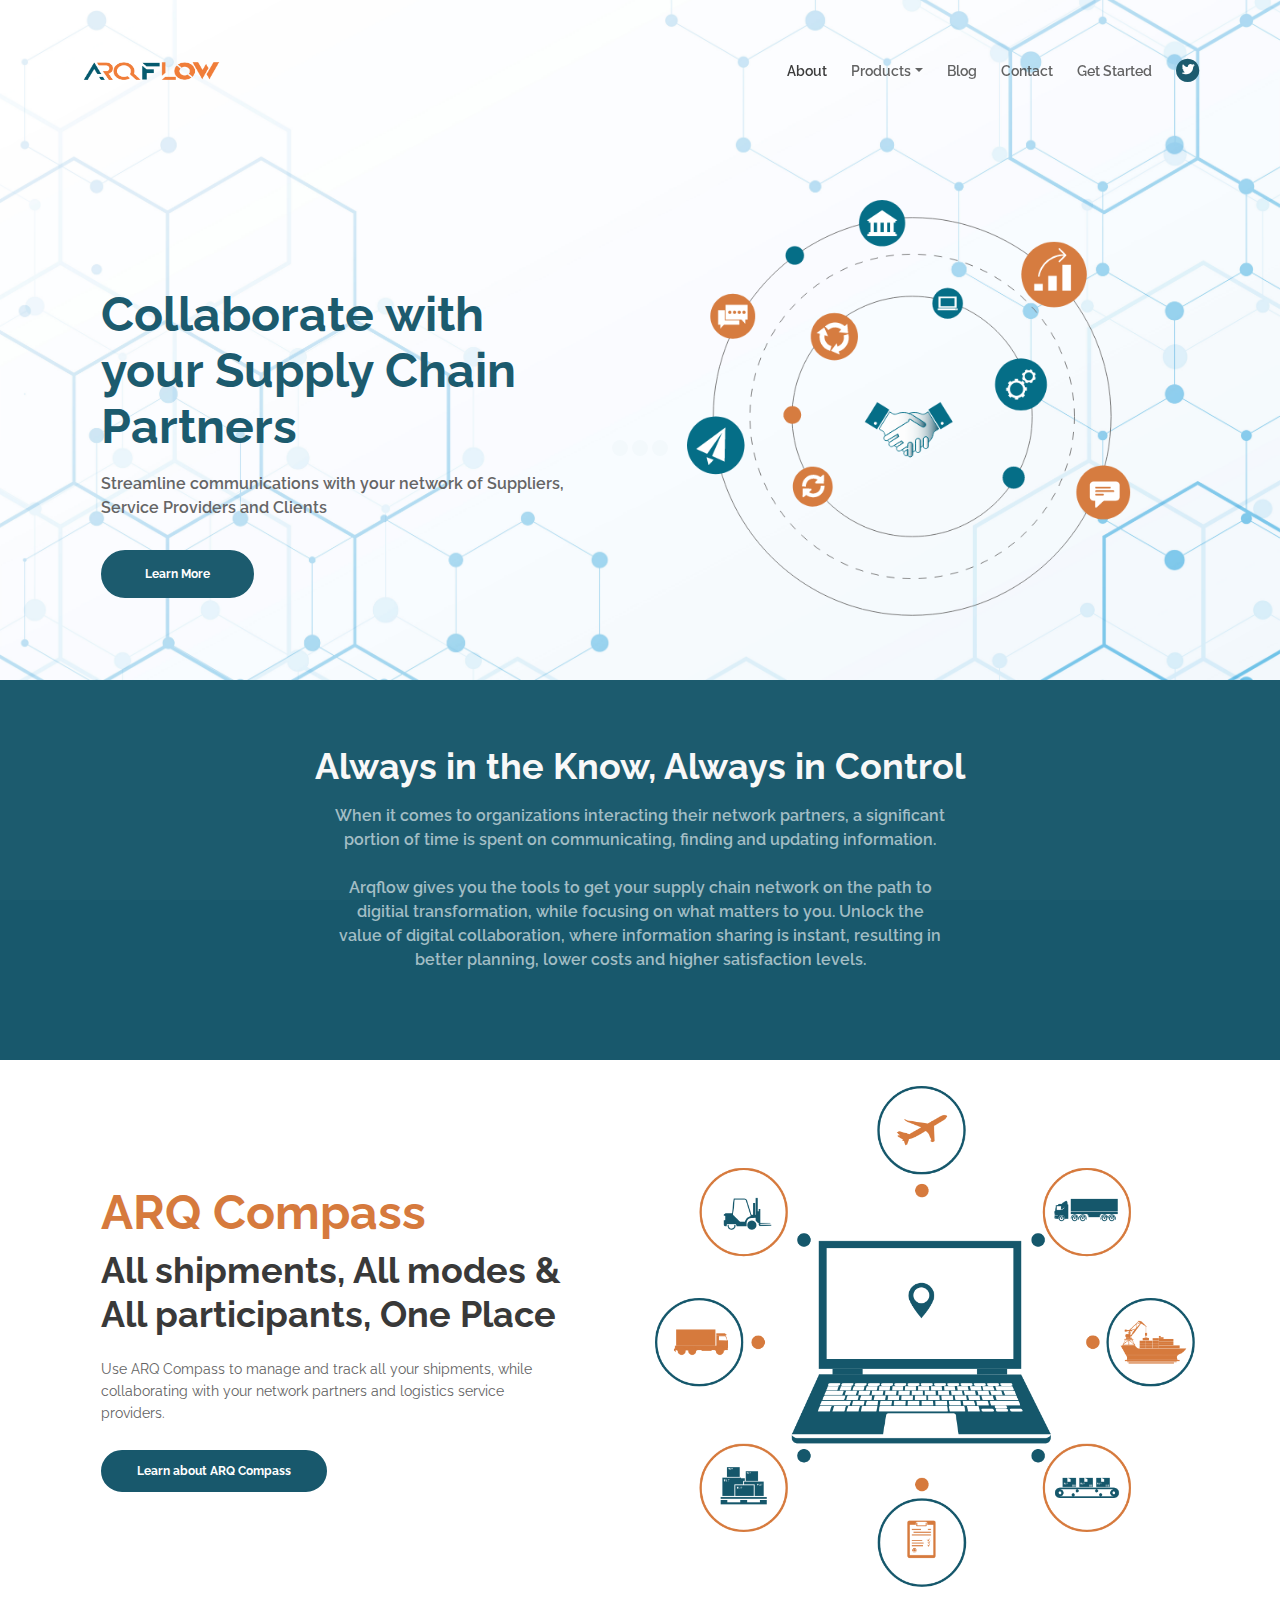
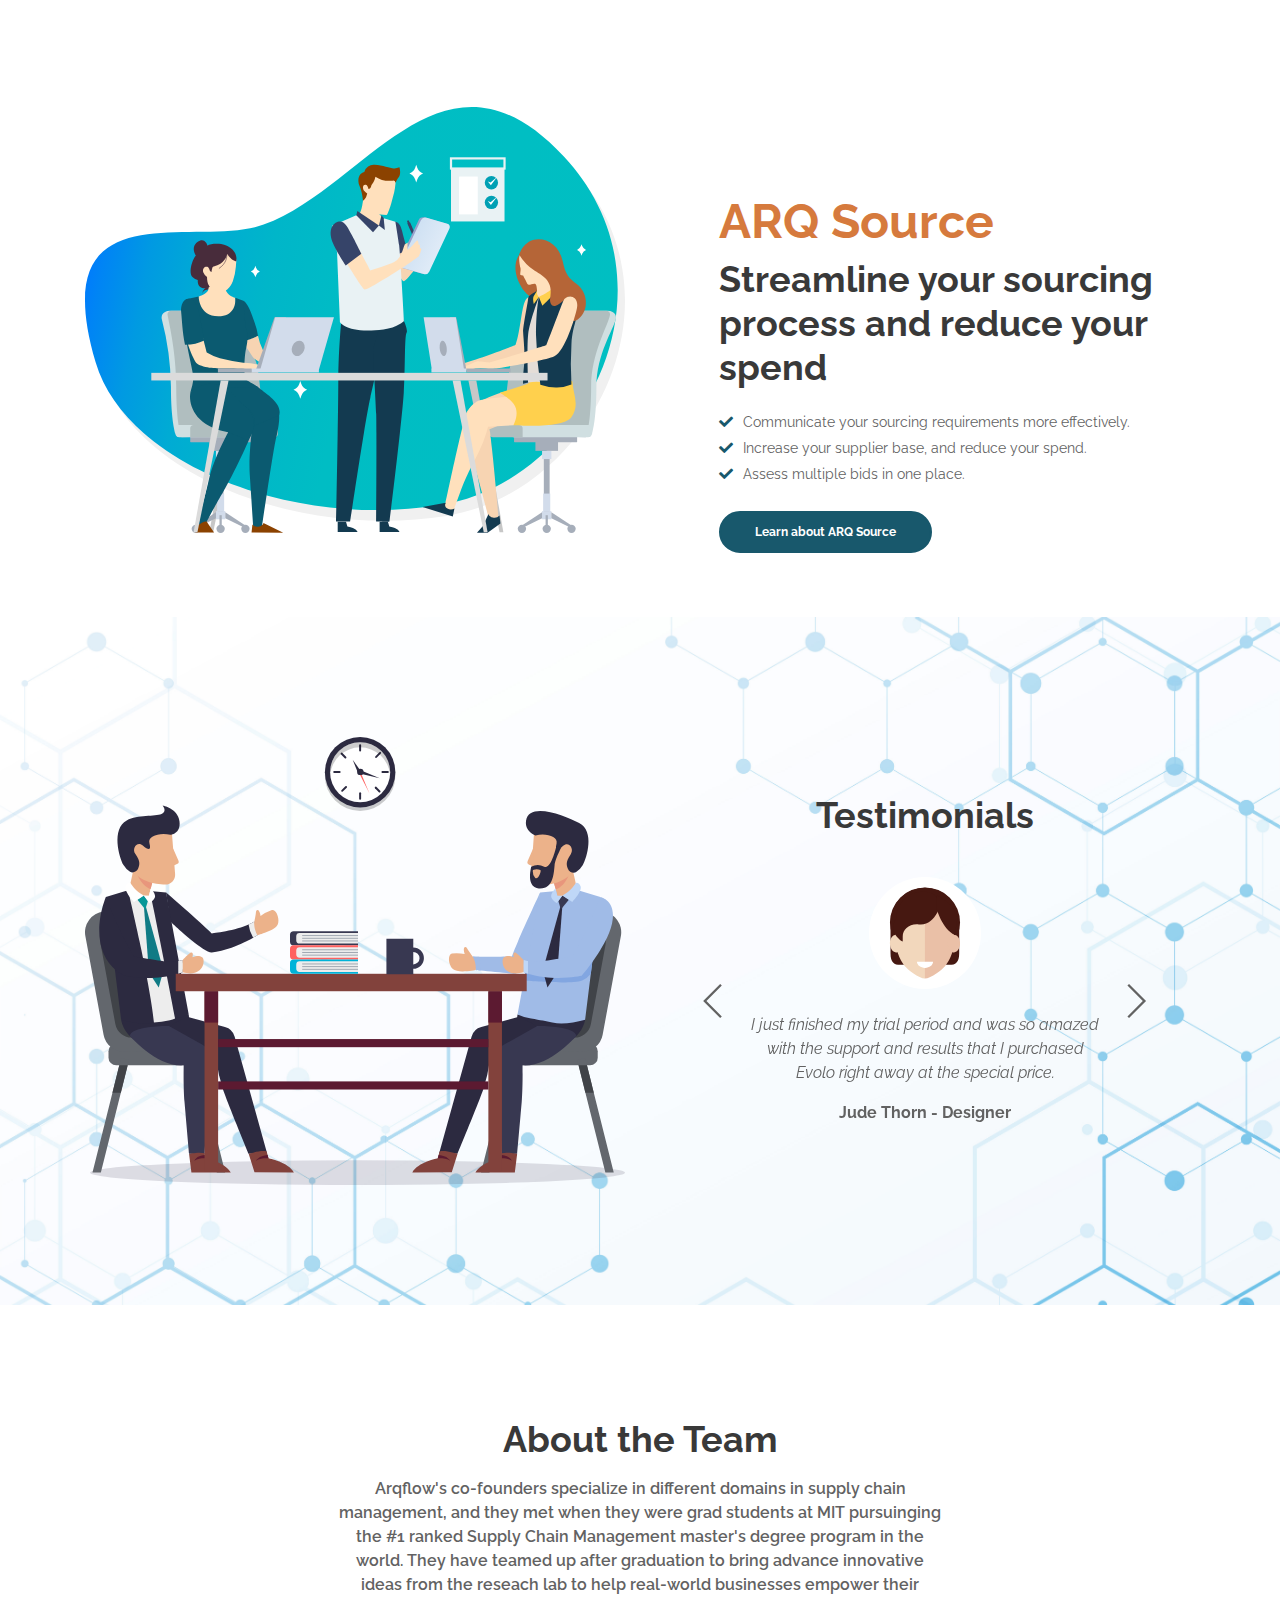
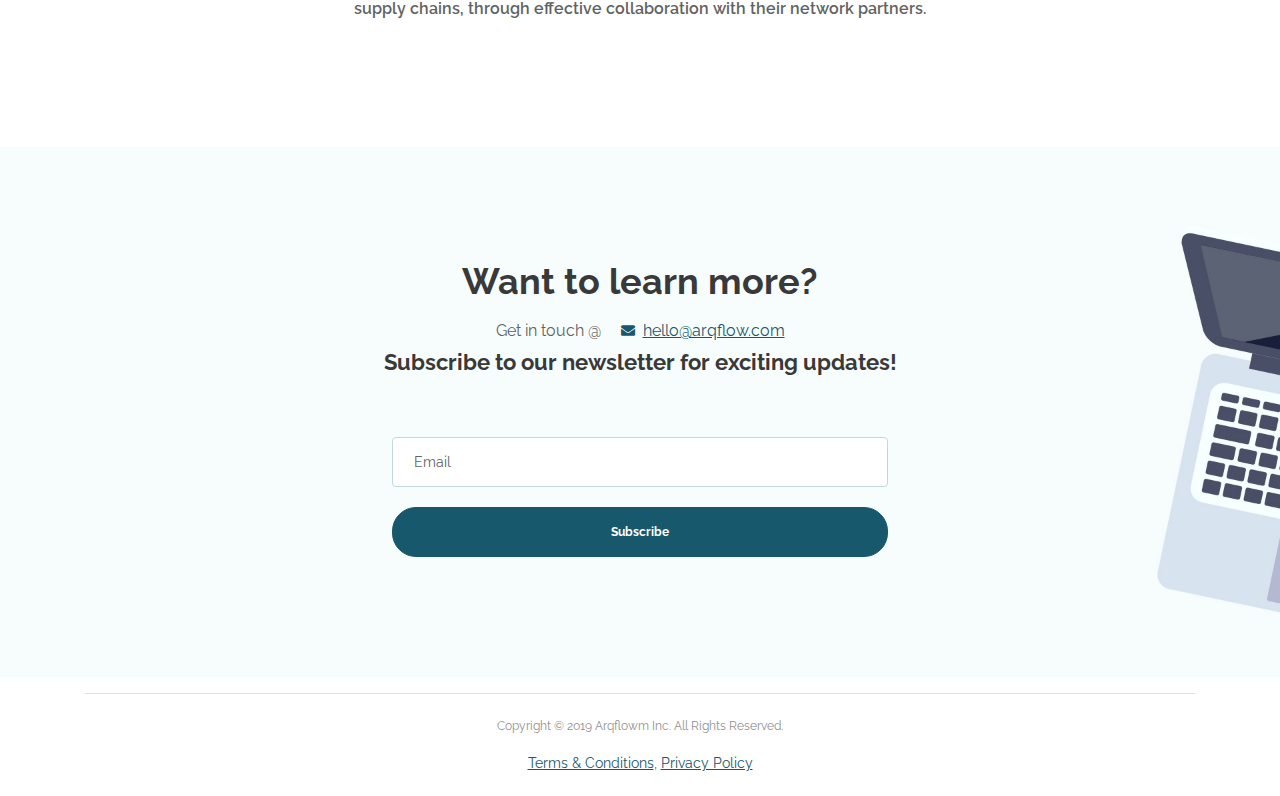
<file: index.html>
<!DOCTYPE html>
<html lang="en">
<head>
    <meta charset="utf-8">
    <meta name="viewport" content="width=device-width, initial-scale=1, shrink-to-fit=no">
    
    <!-- SEO Meta Tags -->
    <meta name="description" content="Arqflow offers supply chain solutions">
    <meta name="author" content="Arqflow">

    <!-- OG Meta Tags to improve the way the post looks when you share the page on LinkedIn, Facebook, Google+ -->
	<meta property="og:site_name" content="Arqflow.com" /> <!-- website name -->
	<meta property="og:site" content="Arqflow" /> <!-- website link -->
	<meta property="og:title" content="Welcome to Arqflow"/> <!-- title shown in the actual shared post -->
	<meta property="og:description" content="Arqflow offers tools to enhance supply chain collaboration between businesses" /> <!-- description shown in the actual shared post -->
	<meta property="og:image" content="Arqflow_logo_color_transparent.png" /> <!-- image link, make sure it's jpg -->
	<meta property="og:url" content="https://arqflow.com" /> <!-- where do you want your post to link to -->
	<meta property="og:type" content="article" />

    <!-- Website Title -->
    <title>Arqflow - Empower your Supply Chain</title>
    
    <!-- Styles -->
    <link href="https://fonts.googleapis.com/css?family=Raleway:400,400i,600,700,700i&amp;subset=latin-ext" rel="stylesheet">
    <link href="css/bootstrap.css" rel="stylesheet">
    <link href="css/fontawesome-all.css" rel="stylesheet">
    <link href="css/swiper.css" rel="stylesheet">
	<link href="css/magnific-popup.css" rel="stylesheet">
	<link href="css/styles.css" rel="stylesheet">
	
	<!-- Favicon  -->
    <link rel="icon" href="images/favicon_Arqflow.png">
</head>
<body data-spy="scroll" data-target=".fixed-top">
    
    <!-- Preloader -->
	<div class="spinner-wrapper">
        <div class="spinner">
            <div class="bounce1"></div>
            <div class="bounce2"></div>
            <div class="bounce3"></div>
        </div>
    </div>
    <!-- end of preloader -->
    

    <!-- Navigation -->
    <nav class="navbar navbar-expand-lg navbar-dark navbar-custom fixed-top">
        <!-- Text Logo - Use this if you don't have a graphic logo -->
        <!-- <a class="navbar-brand logo-text page-scroll" href="index.html">Evolo</a> -->

        <!-- Image Logo -->
        <a class="navbar-brand logo-image" href="index.html"><img src="images/Arqflow_logo_color_transparent.png" alt="alternative"></a>
        
        <!-- Mobile Menu Toggle Button -->
        <button class="navbar-toggler" type="button" data-toggle="collapse" data-target="#navbarsExampleDefault" aria-controls="navbarsExampleDefault" aria-expanded="false" aria-label="Toggle navigation">
            <span class="navbar-toggler-awesome fas fa-bars"></span>
            <span class="navbar-toggler-awesome fas fa-times"></span>
        </button>
        <!-- end of mobile menu toggle button -->

        <div class="collapse navbar-collapse" id="navbarsExampleDefault">
            <ul class="navbar-nav ml-auto">
                <li class="nav-item">
                    <a class="nav-link page-scroll" href="#header">About <span class="sr-only">(current)</span></a>
                </li>
                <!-- Dropdown Menu -->          
                <li class="nav-item dropdown">
                    <a class="nav-link dropdown-toggle page-scroll" href="#about" id="navbarDropdown" role="button" aria-haspopup="true" aria-expanded="false">Products</a>
                    <div class="dropdown-menu" aria-labelledby="navbarDropdown">
                        <a class="dropdown-item" href="terms-conditions.html"><span class="item-text">Compass</span></a>
                        <div class="dropdown-items-divide-hr"></div>
                        <a class="dropdown-item" href="privacy-policy.html"><span class="item-text">Source</span></a>
                    </div>
                </li>
                <!-- end of dropdown menu -->
                <li class="nav-item">
                    <a class="nav-link page-scroll" href="#pricing">Blog</a>
                </li>
                <li class="nav-item">
                    <a class="nav-link page-scroll" href="#pricing">Contact</a>
                </li>

                <li class="nav-item">
                    <a class="nav-link page-scroll" href="#contact">Get Started</a>
                </li>
            </ul>
            <span class="nav-item social-icons">
                <span class="fa-stack">
                    <a href="#your-link">
                        <i class="fas fa-circle fa-stack-2x twitter"></i>
                        <i class="fab fa-twitter fa-stack-1x"></i>
                    </a>
                </span>
            </span>
        </div>
    </nav> <!-- end of navbar -->
    <!-- end of navigation -->


    <!-- Header -->
    <header id="header" class="header">
        <div class="header-content">
            <div class="container">
                <div class="row">
                    <div class="col-lg-6">
                        <div class="text-container">
                            <h1><span class="primary">Collaborate with your Supply Chain Partners</span> </h1>
                            <p class="p-large">Streamline communications with your network of Suppliers, Service Providers and Clients</p>
                            <a class="btn-solid-lg page-scroll" href="#services">Learn More</a>
                        </div> <!-- end of text-container -->
                    </div> <!-- end of col -->
                    <div class="col-lg-6">
                        <div class="image-container">
                            <img class="img-fluid-header" src="images/Header_Image.png" alt="alternative">
                        </div> <!-- end of image-container -->
                    </div> <!-- end of col -->
                </div> <!-- end of row -->
            </div> <!-- end of container -->
        </div> <!-- end of header-content -->
    </header> <!-- end of header -->
    <!-- end of header -->

    <!-- Services -->
    <div id="services" class="cards-1">
        <div class="container">
            <div class="row">
                <div class="col-lg-12">
                    <h2>Always in the Know, Always in Control</h2>
                    <p class="p-heading p-large">
                        When it comes to organizations interacting their network partners, a significant portion of time is spent on communicating, finding and updating information.   
                        <br><br>
                        Arqflow gives you the tools to get your supply chain network on the path to digitial transformation, while focusing on what matters to you. Unlock the value of digital collaboration, where information sharing is instant, resulting in better planning, lower costs and higher satisfaction levels.
                    <!-- </br>
                        With the streamlined flow of information, your Organization will reduce the grunt work, always be in the know, and focus on what matters.</p> -->
                </div> <!-- end of col -->
            </div> <!-- end of row -->
            <div class="row">
                <div class="col-lg-12">
   
                </div> <!-- end of col -->
            </div> <!-- end of row -->
        </div> <!-- end of container -->
    </div> <!-- end of cards-1 -->
    <!-- end of services -->


    <!-- Products -->
    <div class="basic-1">
        <div class="container">
            <div class="row">
                <div class="col-lg-6">
                    <div class="text-container">
                        <h1>ARQ Compass</h1>
                        <h2>All shipments, All modes & All participants, One Place </h2>
                        <p>Use ARQ Compass to manage and track all your shipments, while collaborating with your network partners and logistics service providers.</p>
                        <a class="btn-solid-reg popup-with-move-anim" href="#details-lightbox-1">Learn about ARQ Compass</a>
                    </div> <!-- end of text-container -->
                </div> <!-- end of col -->
                <div class="col-lg-6">
                    <div class="image-container">
                        <img class="img-fluid" src="images/laptop@2x.png" alt="alternative">
                    </div> <!-- end of image-container -->
                </div> <!-- end of col -->
            </div> <!-- end of row -->
        </div> <!-- end of container -->
    </div> <!-- end of basic-1 -->
    <!-- end of Products 1 -->
    
    <!-- Details 2 -->
    <div class="basic-2">
        <div class="container">
            <div class="row">
                <div class="col-lg-6">
                    <div class="image-container">
                        <img class="img-fluid" src="images/details-2-office-team-work.svg" alt="alternative">
                    </div> <!-- end of image-container -->
                </div> <!-- end of col -->
                <div class="col-lg-6">
                    <div class="text-container">
                        <h1>ARQ Source</h1>
                        <h2>Streamline your sourcing process and reduce your spend</h2>
                        <ul class="list-unstyled li-space-lg">
                            <li class="media">
                                <i class="fas fa-check"></i>
                                <div class="media-body">Communicate your sourcing requirements more effectively.</div>
                            </li>
                            <li class="media">
                                <i class="fas fa-check"></i>
                                <div class="media-body">Increase your supplier base, and reduce your spend.</div>
                            </li>
                            <li class="media">
                                <i class="fas fa-check"></i>
                                <div class="media-body">Assess multiple bids in one place. </div>
                            </li>
                        </ul>
                        <a class="btn-solid-reg popup-with-move-anim" href="#details-lightbox-2">Learn about ARQ Source</a>
                    </div> <!-- end of text-container -->
                </div> <!-- end of col -->
            </div> <!-- end of row -->
        </div> <!-- end of container -->
    </div> <!-- end of basic-2 -->
    <!-- end of details 2 -->
    <!-- Testimonials -->
    <div class="slider-2">
        <div class="container">
            <div class="row">
                <div class="col-lg-6">
                    <div class="image-container">
                        <img class="img-fluid" src="images/testimonials-2-men-talking.svg" alt="alternative">
                    </div> <!-- end of image-container -->
                </div> <!-- end of col -->
                <div class="col-lg-6">
                    <h2>Testimonials</h2>

                    <!-- Card Slider -->
                    <div class="slider-container">
                        <div class="swiper-container card-slider">
                            <div class="swiper-wrapper">
                                
                                <!-- Slide -->
                                <div class="swiper-slide">
                                    <div class="card">
                                        <img class="card-image" src="images/testimonial-1.svg" alt="alternative">
                                        <div class="card-body">
                                            <p class="testimonial-text">I just finished my trial period and was so amazed with the support and results that I purchased Evolo right away at the special price.</p>
                                            <p class="testimonial-author">Jude Thorn - Designer</p>
                                        </div>
                                    </div>
                                </div> <!-- end of swiper-slide -->
                                <!-- end of slide -->
        
                                <!-- Slide -->
                                <div class="swiper-slide">
                                    <div class="card">
                                        <img class="card-image" src="images/testimonial-2.svg" alt="alternative">
                                        <div class="card-body">
                                            <p class="testimonial-text">Evolo has always helped or startup to position itself in the highly competitive market of mobile applications. You will not regret using it!</p>
                                            <p class="testimonial-author">Marsha Singer - Developer</p>
                                        </div>
                                    </div>        
                                </div> <!-- end of swiper-slide -->
                                <!-- end of slide -->
        
                                <!-- Slide -->
                                <div class="swiper-slide">
                                    <div class="card">
                                        <img class="card-image" src="images/testimonial-3.svg" alt="alternative">
                                        <div class="card-body">
                                            <p class="testimonial-text">Love their services and was so amazed with the support and results that I purchased Evolo for two years in a row. They are awesome.</p>
                                            <p class="testimonial-author">Roy Smith - Marketer</p>
                                        </div>
                                    </div>        
                                </div> <!-- end of swiper-slide -->
                                <!-- end of slide -->
                               
                            </div> <!-- end of swiper-wrapper -->
        
                            <!-- Add Arrows -->
                            <div class="swiper-button-next"></div>
                            <div class="swiper-button-prev"></div>
                            <!-- end of add arrows -->
        
                        </div> <!-- end of swiper-container -->
                    </div> <!-- end of slider-container -->
                    <!-- end of card slider -->

                </div> <!-- end of col -->
            </div> <!-- end of row -->
        </div> <!-- end of container -->
    </div> <!-- end of slider-2 -->
    <!-- end of testimonials -->


    <!-- About -->
    <div id="about" class="basic-4">
        <div class="container">
            <div class="row">
                <div class="col-lg-12">
                    <h2>About the Team</h2>
                    <p class="p-heading p-large">Arqflow's co-founders specialize in different domains in supply chain management, and they met when they were grad students at MIT pursuinging the #1 ranked Supply Chain Management master's degree program in the world. 
                        They have teamed up after graduation to bring advance innovative ideas from the reseach lab to help real-world businesses empower their supply chains, through effective collaboration with their network partners. 
                    </p>
                </div> <!-- end of col -->
            </div> <!-- end of row -->
            
        </div> <!-- end of container -->
    </div> <!-- end of basic-4 -->
    <!-- end of about -->

    <!-- Contact -->
    <div id="contact" class="form-2">
        <div class="container">
            <div class="row">
                <div class="col-lg-12">
                    <h2>Want to learn more?</h2>
                    <ul class="list-unstyled li-space-lg">                        
                        <li>Get in touch @</li>
                        <li><i class="fas fa-envelope"></i><a class="primary" href="mailto:heloo@arqflow.com">hello@arqflow.com</a></li>
                        <h4 class="col-lg-12">Subscribe to our newsletter for exciting updates! </h4>                        
                    </ul>
                    <form id="contactForm" data-toggle="validator" data-focus="false">
                            <div class="form-group">
                                <input type="email" class="form-control-input" id="cemail" required>
                                <label class="label-control" for="cemail">Email</label>
                                <div class="help-block with-errors"></div>
                            </div>
                            <div class="form-group">
                                <button type="submit" class="form-control-submit-button">Subscribe</button>
                            </div>
                            <div class="form-message">
                                <div id="cmsgSubmit" class="h3 text-center hidden"></div>
                            </div>
                        </form>
                </div> <!-- end of col -->
                </div> <!-- end of col -->
            </div> <!-- end of row -->
        </div> <!-- end of container -->
    </div> <!-- end of form-2 -->
    <!-- end of contact -->



    <!-- Copyright -->
    <div class="copyright">
        <div class="container">
            <div class="row">
                <div class="col-lg-12">
                    <p class="p-small">Copyright © 2019 Arqflowm Inc. All Rights Reserved. </p>
                   <p ><a class="primary" href="terms-conditions.html">Terms & Conditions</a>, <a class="primary" href="privacy-policy.html">Privacy Policy</a></p>
                </div> <!-- end of col -->
            </div> <!-- enf of row -->
        </div> <!-- end of container -->
    </div> <!-- end of copyright --> 
    <!-- end of copyright -->
    
    	
    <!-- Scripts -->
    <script src="js/jquery.min.js"></script> <!-- jQuery for Bootstrap's JavaScript plugins -->
    <script src="js/popper.min.js"></script> <!-- Popper tooltip library for Bootstrap -->
    <script src="js/bootstrap.min.js"></script> <!-- Bootstrap framework -->
    <script src="js/jquery.easing.min.js"></script> <!-- jQuery Easing for smooth scrolling between anchors -->
    <script src="js/swiper.min.js"></script> <!-- Swiper for image and text sliders -->
    <script src="js/jquery.magnific-popup.js"></script> <!-- Magnific Popup for lightboxes -->
    <script src="js/validator.min.js"></script> <!-- Validator.js - Bootstrap plugin that validates forms -->
    <script src="js/scripts.js"></script> <!-- Custom scripts -->
</body>
</html>
</file>
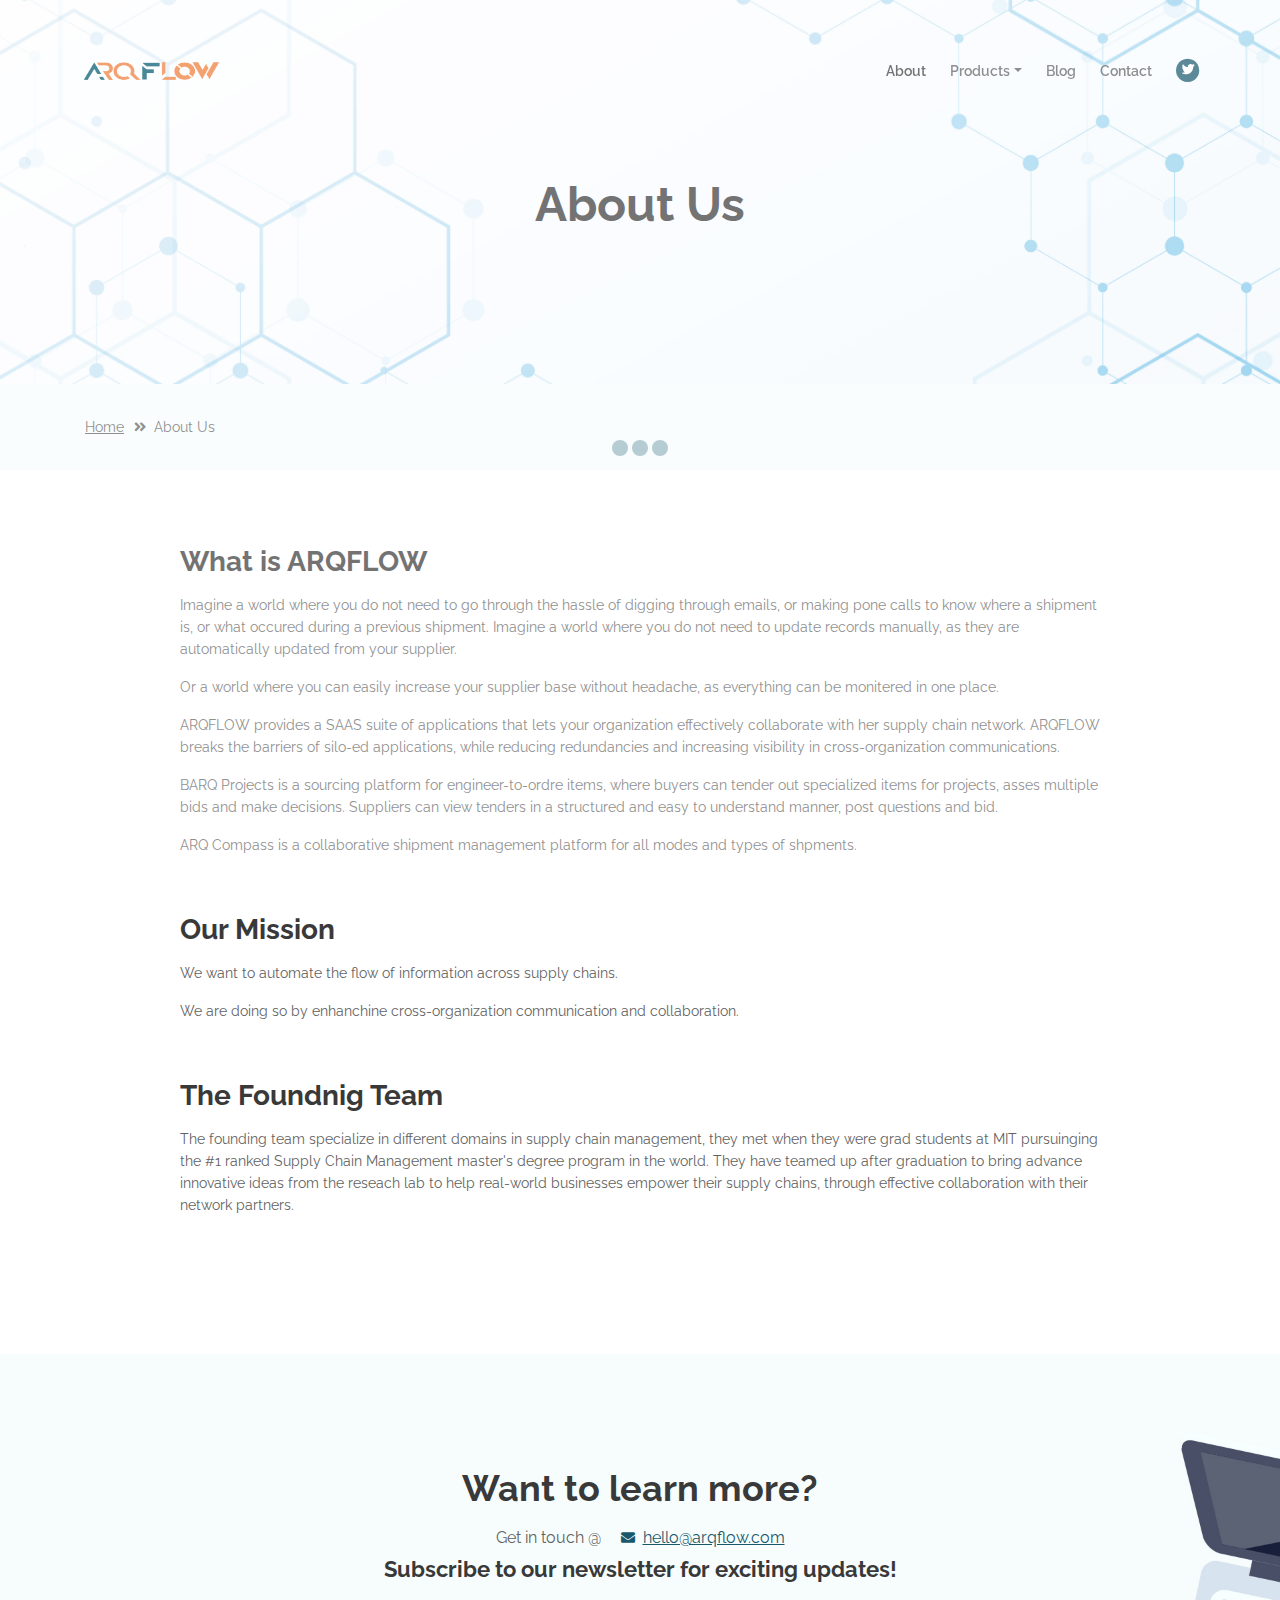
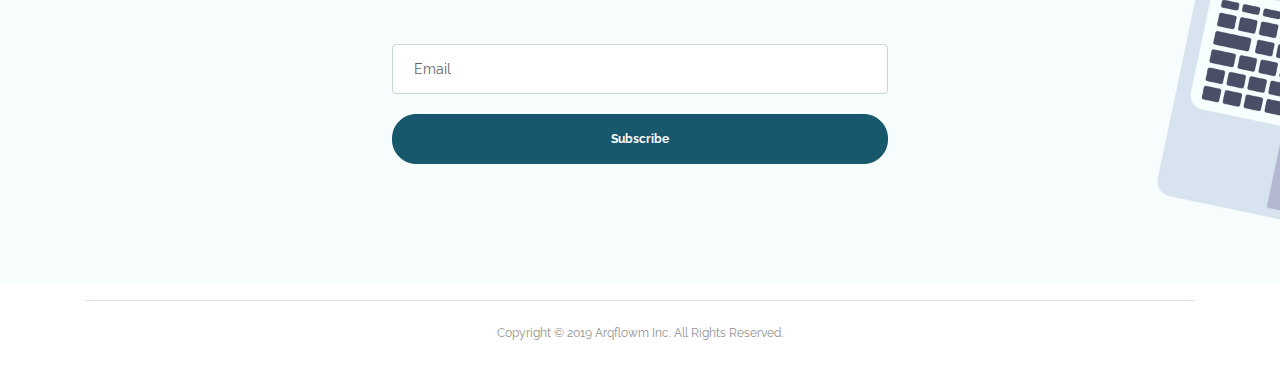
<file: about.html>
<!DOCTYPE html>
<html lang="en">
<head>
    <meta charset="utf-8">
    <meta name="viewport" content="width=device-width, initial-scale=1, shrink-to-fit=no">
    
    <!-- SEO Meta Tags -->
    <meta name="description" content="Arqflow offers supply chain solutions">
    <meta name="author" content="Arqflow">

    <!-- OG Meta Tags to improve the way the post looks when you share the page on LinkedIn, Facebook, Google+ -->
	<meta property="og:site_name" content="Arqflow.com" /> <!-- website name -->
	<meta property="og:site" content="Arqflow" /> <!-- website link -->
	<meta property="og:title" content="Welcome to Arqflow"/> <!-- title shown in the actual shared post -->
	<meta property="og:description" content="Arqflow offers tools to enhance supply chain collaboration between businesses" /> <!-- description shown in the actual shared post -->
	<meta property="og:image" content="Arqflow_logo_color_transparent.png" /> <!-- image link, make sure it's jpg -->
	<meta property="og:url" content="https://arqflow.com" /> <!-- where do you want your post to link to -->
	<meta property="og:type" content="article" />

    <!-- Website Title -->
    <title>About Us - Arqflow</title>
    
    <!-- Styles -->
    <link href="https://fonts.googleapis.com/css?family=Raleway:400,400i,600,700,700i&amp;subset=latin-ext" rel="stylesheet">
    <link href="css/bootstrap.css" rel="stylesheet">
    <link href="css/fontawesome-all.css" rel="stylesheet">
    <link href="css/swiper.css" rel="stylesheet">
	<link href="css/magnific-popup.css" rel="stylesheet">
    <link href="css/styles.css" rel="stylesheet">
	
	<!-- Favicon  -->
    <link rel="icon" href="images/favicon_Arqflow.png">
</head>
<body data-spy="scroll" data-target=".fixed-top">
    
    <!-- Preloader -->
	<div class="spinner-wrapper">
        <div class="spinner">
            <div class="bounce1"></div>
            <div class="bounce2"></div>
            <div class="bounce3"></div>
        </div>
    </div>
    <!-- end of preloader -->
    

    <!-- Navigation -->
    <nav class="navbar navbar-expand-lg navbar-dark navbar-custom fixed-top">
        <!-- Text Logo - Use this if you don't have a graphic logo -->
        <!-- <a class="navbar-brand logo-text page-scroll" href="index.html">Evolo</a> -->

        <!-- Image Logo -->
        <a class="navbar-brand logo-image" href="index.html"><img src="images/Arqflow_logo_color_transparent.png" alt="alternative"></a>
        
        <!-- Mobile Menu Toggle Button -->
        <button class="navbar-toggler" type="button" data-toggle="collapse" data-target="#navbarsExampleDefault" aria-controls="navbarsExampleDefault" aria-expanded="false" aria-label="Toggle navigation">
            <span class="navbar-toggler-awesome fas fa-bars"></span>
            <span class="navbar-toggler-awesome fas fa-times"></span>
        </button>
        <!-- end of mobile menu toggle button -->

        <div class="collapse navbar-collapse" id="navbarsExampleDefault">
            <ul class="navbar-nav ml-auto">
                <li class="nav-item">
                    <a class="nav-link page-scroll" href="#header">About <span class="sr-only">(current)</span></a>
                </li>
                <!-- Dropdown Menu -->          
                <li class="nav-item dropdown">
                    <a class="nav-link dropdown-toggle page-scroll" href="#about" id="navbarDropdown" role="button" aria-haspopup="true" aria-expanded="false">Products</a>
                    <div class="dropdown-menu" aria-labelledby="navbarDropdown">
                        <a class="dropdown-item" href="terms-conditions.html"><span class="item-text">ARQ Compass</span></a>
                        <div class="dropdown-items-divide-hr"></div>
                        <a class="dropdown-item" href="privacy-policy.html"><span class="item-text">BARQ Projects</span></a>
                    </div>
                </li>
                <!-- end of dropdown menu -->
                <li class="nav-item">
                    <a class="nav-link page-scroll" href="#pricing">Blog</a>
                </li>
                <li class="nav-item">
                    <a class="nav-link page-scroll" href="#pricing">Contact</a>
                </li>
            </ul>
            <span class="nav-item social-icons">
                <span class="fa-stack">
                    <a href="#your-link">
                        <i class="fas fa-circle fa-stack-2x twitter"></i>
                        <i class="fab fa-twitter fa-stack-1x"></i>
                    </a>
                </span>
            </span>
        </div>
    </nav> <!-- end of navbar -->
    <!-- end of navigation -->



    <!-- Header -->
    <header id="header" class="ex-header">
        <div class="container">
            <div class="row">
                <div class="col-md-12">
                    <h1>About Us</h1>
                </div> <!-- end of col -->
            </div> <!-- end of row -->
        </div> <!-- end of container -->
    </header> <!-- end of ex-header -->
    <!-- end of header -->


    <!-- Breadcrumbs -->
    <div class="ex-basic-1">
        <div class="container">
            <div class="row">
                <div class="col-lg-12">
                    <div class="breadcrumbs">
                        <a href="index.html">Home</a><i class="fa fa-angle-double-right"></i><span>About Us</span>
                    </div> <!-- end of breadcrumbs -->
                </div> <!-- end of col -->
            </div> <!-- end of row -->
        </div> <!-- end of container -->
    </div> <!-- end of ex-basic-1 -->
    <!-- end of breadcrumbs -->


    <!-- Privacy Content -->
    <div class="ex-basic-2">
        <div class="container">
            <div class="row">
                <div class="col-lg-10 offset-lg-1">
                    <div class="text-container">
                        <h3>What is ARQFLOW</h3>
                        <p>Imagine a world where you do not need to go through the hassle of digging through emails, or making pone calls to know where a shipment is, or what occured during a previous shipment. Imagine a world where you do not need to update records manually, as they are automatically updated from your supplier.  </p>
                        <p>Or a world where you can easily increase your supplier base without headache, as everything can be monitered in one place.</p>
                        <p>ARQFLOW provides a SAAS suite of applications that lets your organization effectively collaborate with her supply chain network. ARQFLOW breaks the barriers of silo-ed applications, while reducing redundancies and increasing visibility in cross-organization communications.</p>
                        <p>BARQ Projects is a sourcing platform for engineer-to-ordre items, where buyers can tender out specialized items for projects, asses multiple bids and make decisions. Suppliers can view tenders in a structured and easy to understand manner, post questions and bid.</p>
                        <p>ARQ Compass is a collaborative shipment management platform for all modes and types of shpments.</p>    
                    </div> <!-- end of text-container-->
                    
                    <div class="text-container">
                        <h3>Our Mission</h3>
                        <p>We want to automate the flow of information across supply chains.</p>
                        <p>We are doing so by enhanchine cross-organization communication and collaboration.</p>
                    </div> <!-- end of text-container -->

                    <div class="text-container">
                        <h3>The Foundnig Team</h3>
					    <p class="mb-5">The founding team specialize in different domains in supply chain management,  they met when they were grad students at MIT pursuinging the #1 ranked Supply Chain Management master's degree program in the world. 
                                They have teamed up after graduation to bring advance innovative ideas from the reseach lab to help real-world businesses empower their supply chains, through effective collaboration with their network partners.</p>
                    </div> <!-- end of text-container -->

                    </div> <!-- end of row -->
                </div> <!-- end of col-->
            </div> <!-- end of row -->
        </div> <!-- end of container -->
    </div> <!-- end of ex-basic-2 -->
    <!-- end of privacy content -->
   <!-- Contact -->
   <div id="contact" class="form-2">
        <div class="container">
            <div class="row">
                <div class="col-lg-12">
                    <h2>Want to learn more?</h2>
                    <ul class="list-unstyled li-space-lg">                        
                        <li>Get in touch @</li>
                        <li><i class="fas fa-envelope"></i><a class="primary" href="mailto:heloo@arqflow.com">hello@arqflow.com</a></li>
                        <h4 class="col-lg-12">Subscribe to our newsletter for exciting updates! </h4>                        
                    </ul>
                    <form id="contactForm" data-toggle="validator" data-focus="false">
                            <div class="form-group">
                                <input type="email" class="form-control-input" id="cemail" required>
                                <label class="label-control" for="cemail">Email</label>
                                <div class="help-block with-errors"></div>
                            </div>
                            <div class="form-group">
                                <button type="submit" class="form-control-submit-button">Subscribe</button>
                            </div>
                            <div class="form-message">
                                <div id="cmsgSubmit" class="h3 text-center hidden"></div>
                            </div>
                        </form>
                </div> <!-- end of col -->
                </div> <!-- end of col -->
            </div> <!-- end of row -->
        </div> <!-- end of container -->
    </div> <!-- end of form-2 -->
    <!-- end of contact -->


    <!-- Copyright -->
    <div class="copyright">
        <div class="container">
            <div class="row">
                <div class="col-lg-12">
                        <p class="p-small">Copyright © 2019 Arqflowm Inc. All Rights Reserved. </p> 
                </div> <!-- end of col -->
            </div> <!-- enf of row -->
        </div> <!-- end of container -->
    </div> <!-- end of copyright --> 
    <!-- end of copyright -->

	
    <!-- Scripts -->
    <script src="js/jquery.min.js"></script> <!-- jQuery for Bootstrap's JavaScript plugins -->
    <script src="js/popper.min.js"></script> <!-- Popper tooltip library for Bootstrap -->
    <script src="js/bootstrap.min.js"></script> <!-- Bootstrap framework -->
    <script src="js/jquery.easing.min.js"></script> <!-- jQuery Easing for smooth scrolling between anchors -->
    <script src="js/swiper.min.js"></script> <!-- Swiper for image and text sliders -->
    <script src="js/jquery.magnific-popup.js"></script> <!-- Magnific Popup for lightboxes -->
    <script src="js/validator.min.js"></script> <!-- Validator.js - Bootstrap plugin that validates forms -->
    <script src="js/scripts.js"></script> <!-- Custom scripts -->
    
</body>
</html>
</file>
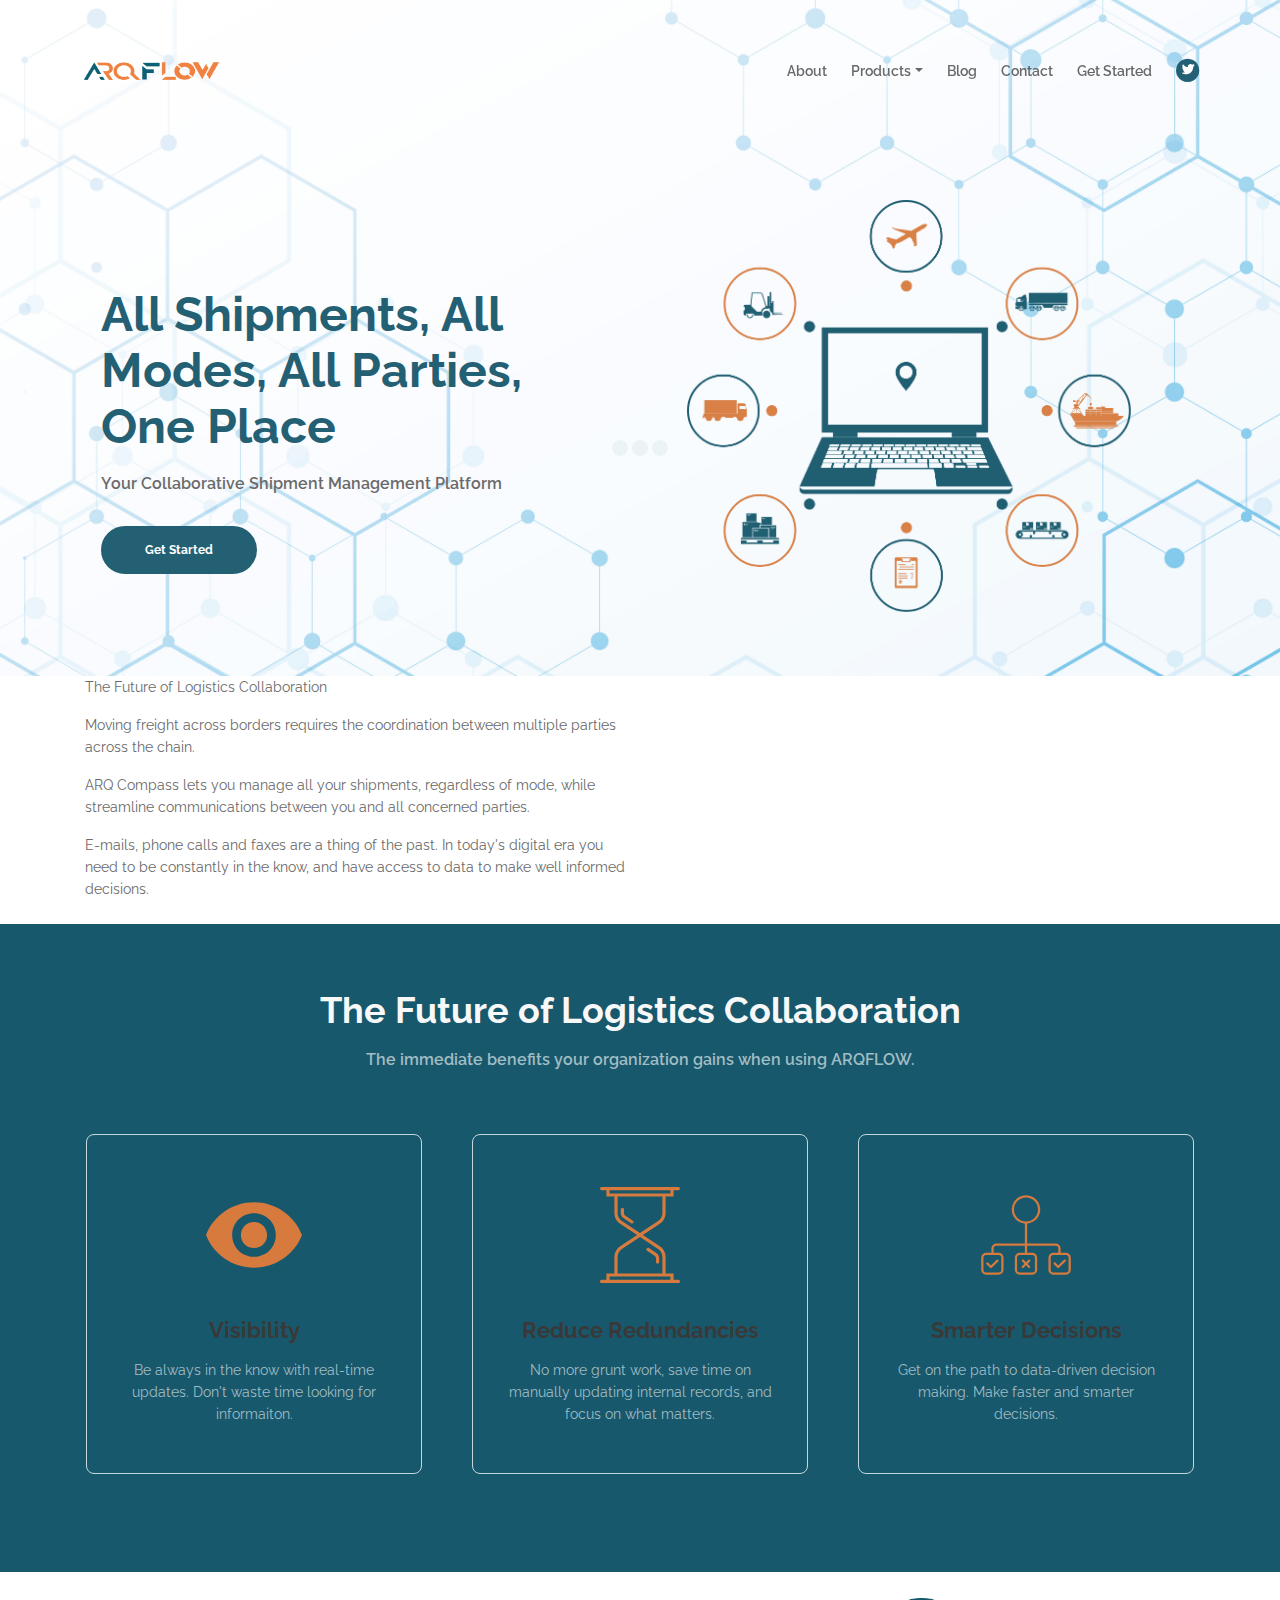
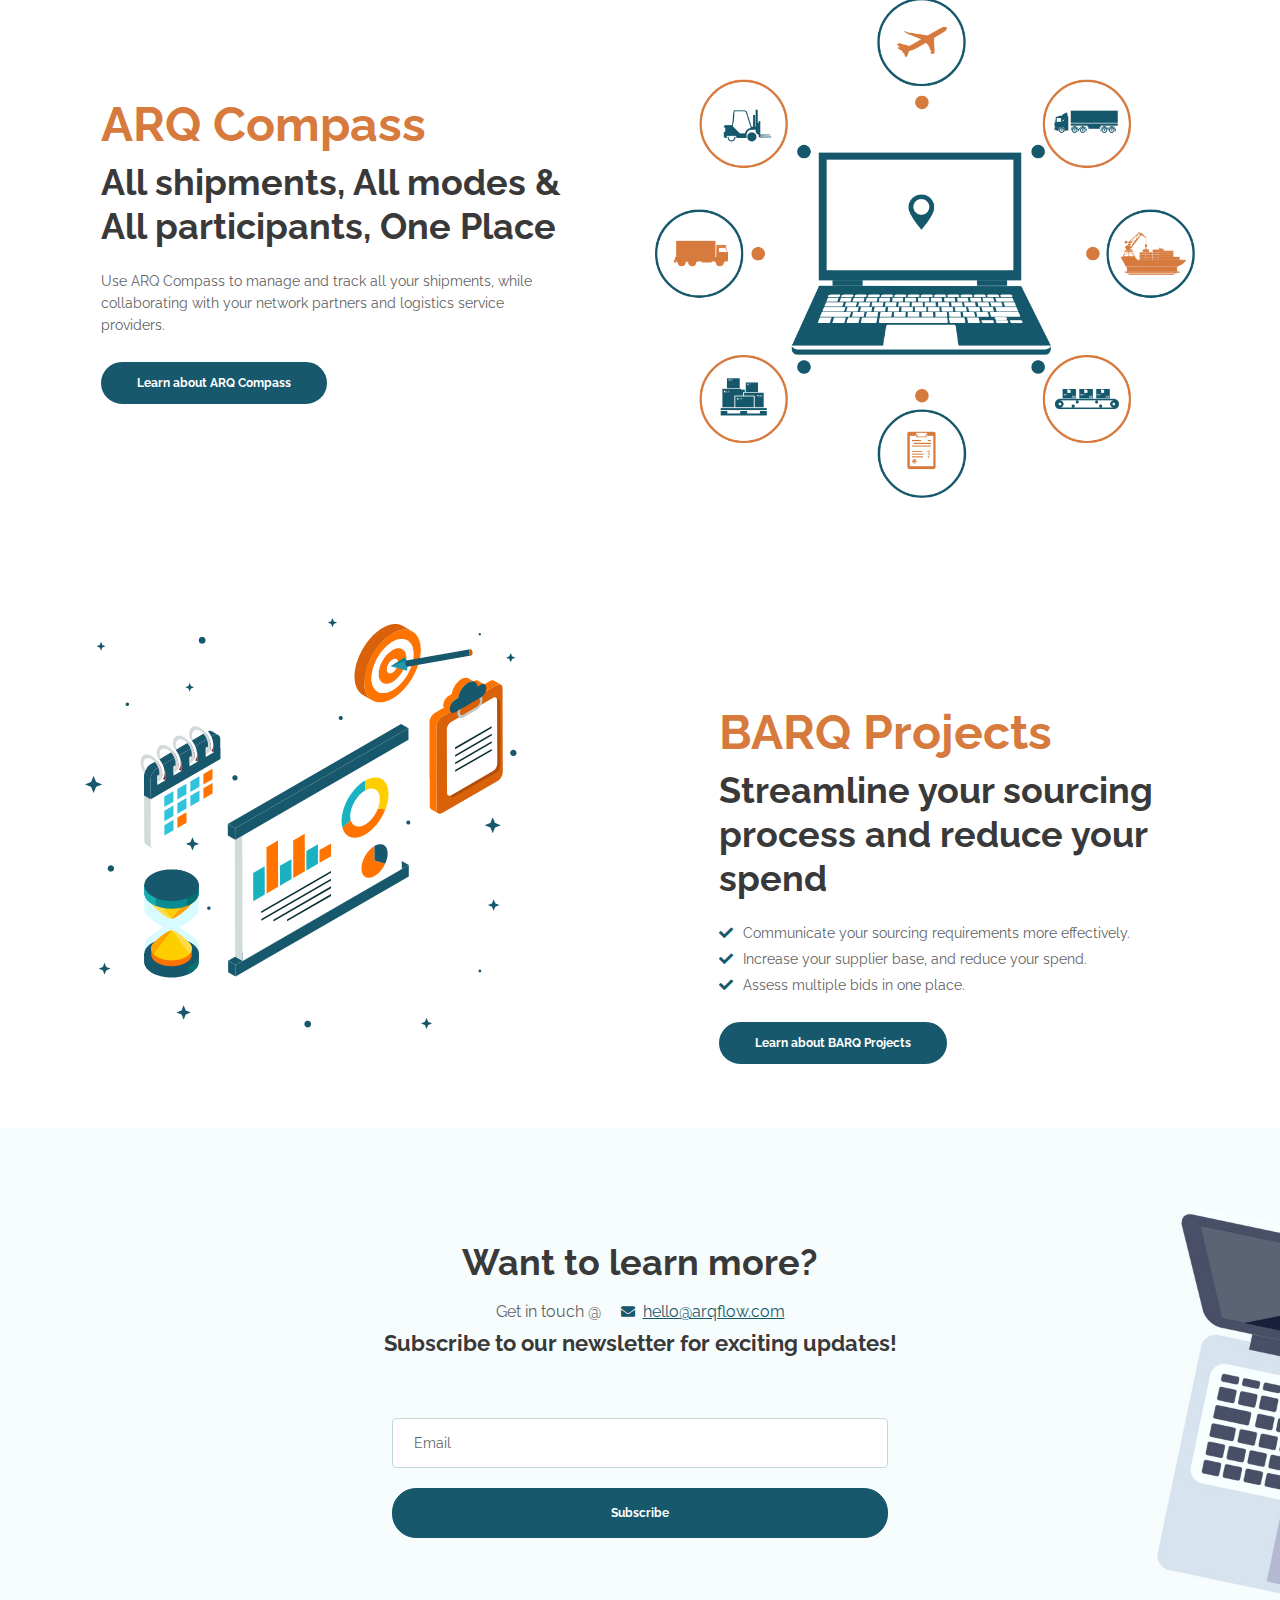
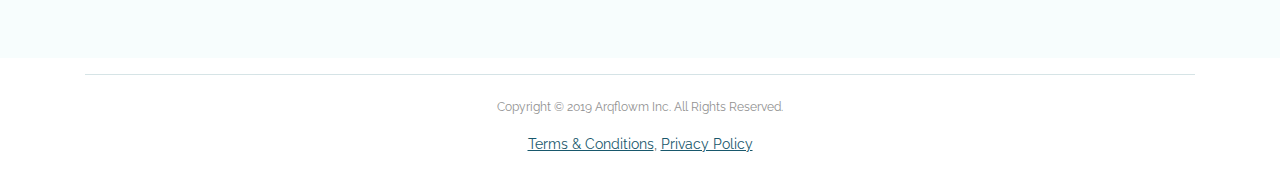
<file: ARQ Compass.html>
<!DOCTYPE html>
<html lang="en">
<head>
    <meta charset="utf-8">
    <meta name="viewport" content="width=device-width, initial-scale=1, shrink-to-fit=no">
    
    <!-- SEO Meta Tags -->
    <meta name="description" content="Arqflow offers supply chain solutions">
    <meta name="author" content="Arqflow">

    <!-- OG Meta Tags to improve the way the post looks when you share the page on LinkedIn, Facebook, Google+ -->
	<meta property="og:site_name" content="Arqflow.com" /> <!-- website name -->
	<meta property="og:site" content="Arqflow" /> <!-- website link -->
	<meta property="og:title" content="Welcome to Arqflow"/> <!-- title shown in the actual shared post -->
	<meta property="og:description" content="Arqflow offers tools to enhance supply chain collaboration between businesses" /> <!-- description shown in the actual shared post -->
	<meta property="og:image" content="Arqflow_logo_color_transparent.png" /> <!-- image link, make sure it's jpg -->
	<meta property="og:url" content="https://arqflow.com" /> <!-- where do you want your post to link to -->
	<meta property="og:type" content="article" />

    <!-- Website Title -->
    <title>Arqflow - Empower your Supply Chain</title>
    
    <!-- Styles -->
    <link href="https://fonts.googleapis.com/css?family=Raleway:400,400i,600,700,700i&amp;subset=latin-ext" rel="stylesheet">
    <link href="css/bootstrap.css" rel="stylesheet">
    <link href="css/fontawesome-all.css" rel="stylesheet">
    <link href="css/swiper.css" rel="stylesheet">
	<link href="css/magnific-popup.css" rel="stylesheet">
	<link href="css/styles.css" rel="stylesheet">
	
	<!-- Favicon  -->
    <link rel="icon" href="images/favicon_Arqflow.png">
</head>
<body data-spy="scroll" data-target=".fixed-top">
    
    <!-- Preloader -->
	<div class="spinner-wrapper">
        <div class="spinner">
            <div class="bounce1"></div>
            <div class="bounce2"></div>
            <div class="bounce3"></div>
        </div>
    </div>
    <!-- end of preloader -->
    

    <!-- Navigation -->
    <nav class="navbar navbar-expand-lg navbar-dark navbar-custom fixed-top">
        <!-- Text Logo - Use this if you don't have a graphic logo -->
        <!-- <a class="navbar-brand logo-text page-scroll" href="index.html">Evolo</a> -->

        <!-- Image Logo -->
        <a class="navbar-brand logo-image" href="index.html"><img src="images/Arqflow_logo_color_transparent.png" alt="alternative"></a>
        
        <!-- Mobile Menu Toggle Button -->
        <button class="navbar-toggler" type="button" data-toggle="collapse" data-target="#navbarsExampleDefault" aria-controls="navbarsExampleDefault" aria-expanded="false" aria-label="Toggle navigation">
            <span class="navbar-toggler-awesome fas fa-bars"></span>
            <span class="navbar-toggler-awesome fas fa-times"></span>
        </button>
        <!-- end of mobile menu toggle button -->

        <div class="collapse navbar-collapse" id="navbarsExampleDefault">
            <ul class="navbar-nav ml-auto">
                <li class="nav-item">
                    <a class="nav-link" href="about.html">About <span class="sr-only">(current)</span></a>
                </li>
                <!-- Dropdown Menu -->          
                <li class="nav-item dropdown">
                    <a class="nav-link dropdown-toggle page-scroll" href="#about" id="navbarDropdown" role="button" aria-haspopup="true" aria-expanded="false">Products</a>
                    <div class="dropdown-menu" aria-labelledby="navbarDropdown">
                        <a class="dropdown-item" href="ARQ Compass.html"><span class="item-text">ARQ Compass</span></a>
                        <div class="dropdown-items-divide-hr"></div>
                        <a class="dropdown-item" href="privacy-policy.html"><span class="item-text">BARQ Projects</span></a>
                    </div>
                </li>
                <!-- end of dropdown menu -->
                <li class="nav-item">
                    <a class="nav-link page-scroll" href="#pricing">Blog</a>
                </li>
                <li class="nav-item">
                    <a class="nav-link page-scroll" href="#contact">Contact</a>
                </li>

                <li class="nav-item">
                    <a class="nav-link page-scroll" href="https://pilot.arqflow.com">Get Started</a>
                </li>
            </ul>
            <span class="nav-item social-icons">
                <span class="fa-stack">
                    <a href="#your-link">
                        <i class="fas fa-circle fa-stack-2x twitter"></i>
                        <i class="fab fa-twitter fa-stack-1x"></i>
                    </a>
                </span>
            </span>
        </div>
    </nav> <!-- end of navbar -->
    <!-- end of navigation -->


    <!-- Header -->
    <header id="header" class="header">
        <div class="header-content">
            <div class="container">
                <div class="row">
                    <div class="col-lg-6">
                        <div class="text-container">
                            <h1><span class="primary">All Shipments, All Modes, All Parties, One Place</span> </h1>
                            <p class="p-large">Your Collaborative Shipment Management Platform</p>
                            <a class="btn-solid-lg page-scroll" href="https://pilot.arqflow.com">Get Started</a>
                        </div> <!-- end of text-container -->
                    </div> <!-- end of col -->
                    <div class="col-lg-6">
                        <div class="image-container">
                            <img class="img-fluid-header" src="images/laptop@2x.png" alt="alternative">
                        </div> <!-- end of image-container -->
                    </div> <!-- end of col -->
                </div> <!-- end of row -->
            </div> <!-- end of container -->
        </div> <!-- end of header-content -->
    </header> <!-- end of header -->
    <!-- end of header -->

    <a class="anchor" id="welcome_anchor"></a>
    <section id="welcome">
      <div class="container">
        <div class="row">
          <div class="col-md-6 mr-auto">
            <div class="headline-2 mb-3">
              The Future of Logistics Collaboration<br />

            </div>
            <div>
              <p>
                Moving freight across borders requires the coordination between
                multiple parties across the chain.
              </p>
              <p>
                ARQ Compass lets you manage all your shipments, regardless of mode, while streamline communications between you and
                all concerned parties.
              </p>

              <p>
                E-mails, phone calls and faxes are a thing of the past. In
                today's digital era you need to be constantly in the know, and
                have access to data to make well informed decisions.
              </p>
              </div>
            </div>
          <div class="d-none d-md-block col-3">
            <img class="img-fluid" src="images/laptop2.png" alt="alternative"/>
          </div>
        </div>
      </div>
    </section>

 <!-- Services -->
        <div id="services" class="cards-1">
                <div class="container">
                    <div class="row">
                        <div class="col-lg-12">
                            <h2>The Future of Logistics Collaboration</h2>
                            <p class="p-heading p-large">
                                The immediate benefits your organization gains when using ARQFLOW.    
                        </div> <!-- end of col -->
                    </div> <!-- end of row -->
                    <div class="row">
                        <div class="col-lg-12">
                            <!-- Card -->
                            <div class="card">
                                    <img class="card-image" src="images/visibility-button.svg" alt="alternative">
                                    <div class="card-body">
                                        <h4 class="card-title">Visibility</h4>
                                        <p>Be always in the know with real-time updates. Don't waste time looking for informaiton. </p>
                                    </div>
                                </div>
                                <!-- end of card -->
            
                                <!-- Card -->
                                <div class="card">
                                    <img class="card-image" src="images/hourglass.svg" alt="alternative">
                                    <div class="card-body">
                                        <h4 class="card-title">Reduce Redundancies</h4>
                                        <p>No more grunt work, save time on manually updating internal records, and focus on what matters.  </p>
                                    </div>
                                </div>
                                <!-- end of card -->
            
                                <!-- Card -->
                                <div class="card">
                                    <img class="card-image" src="images/process.svg" alt="alternative">
                                    <div class="card-body">
                                        <h4 class="card-title">Smarter Decisions</h4>
                                        <p>Get on the path to data-driven decision making. Make faster and smarter decisions.  </p>
                                    </div>
                                </div>
                                <!-- end of card -->   
                        </div> <!-- end of col -->
                    </div> <!-- end of row -->
                </div> <!-- end of container -->
            </div> <!-- end of cards-1 -->
            <!-- end of services -->

    <!-- Products -->
    <div class="basic-1">
        <div class="container">
            <div class="row">
                <div class="col-lg-6">
                    <div class="text-container">
                        <h1>ARQ Compass</h1>
                        <h2>All shipments, All modes & All participants, One Place </h2>
                        <p>Use ARQ Compass to manage and track all your shipments, while collaborating with your network partners and logistics service providers.</p>
                        <a class="btn-solid-reg popup-with-move-anim" href="#details-lightbox-1">Learn about ARQ Compass</a>
                    </div> <!-- end of text-container -->
                </div> <!-- end of col -->
                <div class="col-lg-6">
                    <div class="image-container">
                        <img class="img-fluid" src="images/laptop@2x.png" alt="alternative">
                    </div> <!-- end of image-container -->
                </div> <!-- end of col -->
            </div> <!-- end of row -->
        </div> <!-- end of container -->
    </div> <!-- end of basic-1 -->
    <!-- end of Products 1 -->
    
    <!-- Details 2 -->
    <div class="basic-2">
        <div class="container">
            <div class="row">
                <div class="col-lg-6">
                    <div class="image-container">
                        <img class="img-fluid" src="images/Group 239.png" alt="alternative">
                    </div> <!-- end of image-container -->
                </div> <!-- end of col -->
                <div class="col-lg-6">
                    <div class="text-container">
                        <h1>BARQ Projects</h1>
                        <h2>Streamline your sourcing process and reduce your spend</h2>
                        <ul class="list-unstyled li-space-lg">
                            <li class="media">
                                <i class="fas fa-check"></i>
                                <div class="media-body">Communicate your sourcing requirements more effectively.</div>
                            </li>
                            <li class="media">
                                <i class="fas fa-check"></i>
                                <div class="media-body">Increase your supplier base, and reduce your spend.</div>
                            </li>
                            <li class="media">
                                <i class="fas fa-check"></i>
                                <div class="media-body">Assess multiple bids in one place. </div>
                            </li>
                        </ul>
                        <a class="btn-solid-reg popup-with-move-anim" href="#details-lightbox-2">Learn about BARQ Projects</a>
                    </div> <!-- end of text-container -->
                </div> <!-- end of col -->
            </div> <!-- end of row -->
        </div> <!-- end of container -->
    </div> <!-- end of basic-2 -->
    <!-- end of details 2 -->
    
    <!-- Contact -->
    <div id="contact" class="form-2">
        <div class="container">
            <div class="row">
                <div class="col-lg-12">
                    <h2>Want to learn more?</h2>
                    <ul class="list-unstyled li-space-lg">                        
                        <li>Get in touch @</li>
                        <li><i class="fas fa-envelope"></i><a class="primary" href="mailto:heloo@arqflow.com">hello@arqflow.com</a></li>
                        <h4 class="col-lg-12">Subscribe to our newsletter for exciting updates! </h4>                        
                    </ul>
                    <form id="contactForm" data-toggle="validator" data-focus="false">
                            <div class="form-group">
                                <input type="email" class="form-control-input" id="cemail" required>
                                <label class="label-control" for="cemail">Email</label>
                                <div class="help-block with-errors"></div>
                            </div>
                            <div class="form-group">
                                <button type="submit" class="form-control-submit-button">Subscribe</button>
                            </div>
                            <div class="form-message">
                                <div id="cmsgSubmit" class="h3 text-center hidden"></div>
                            </div>
                        </form>
                </div> <!-- end of col -->
                </div> <!-- end of col -->
            </div> <!-- end of row -->
        </div> <!-- end of container -->
    </div> <!-- end of form-2 -->
    <!-- end of contact -->



    <!-- Copyright -->
    <div class="copyright">
        <div class="container">
            <div class="row">
                <div class="col-lg-12">
                    <p class="p-small">Copyright © 2019 Arqflowm Inc. All Rights Reserved. </p>
                   <p ><a class="primary" href="terms-conditions.html">Terms & Conditions</a>, <a class="primary" href="privacy-policy.html">Privacy Policy</a></p>
                </div> <!-- end of col -->
            </div> <!-- enf of row -->
        </div> <!-- end of container -->
    </div> <!-- end of copyright --> 
    <!-- end of copyright -->
    
    	
    <!-- Scripts -->
    <script src="js/jquery.min.js"></script> <!-- jQuery for Bootstrap's JavaScript plugins -->
    <script src="js/popper.min.js"></script> <!-- Popper tooltip library for Bootstrap -->
    <script src="js/bootstrap.min.js"></script> <!-- Bootstrap framework -->
    <script src="js/jquery.easing.min.js"></script> <!-- jQuery Easing for smooth scrolling between anchors -->
    <script src="js/swiper.min.js"></script> <!-- Swiper for image and text sliders -->
    <script src="js/jquery.magnific-popup.js"></script> <!-- Magnific Popup for lightboxes -->
    <script src="js/validator.min.js"></script> <!-- Validator.js - Bootstrap plugin that validates forms -->
    <script src="js/scripts.js"></script> <!-- Custom scripts -->
</body>
</html>
</file>
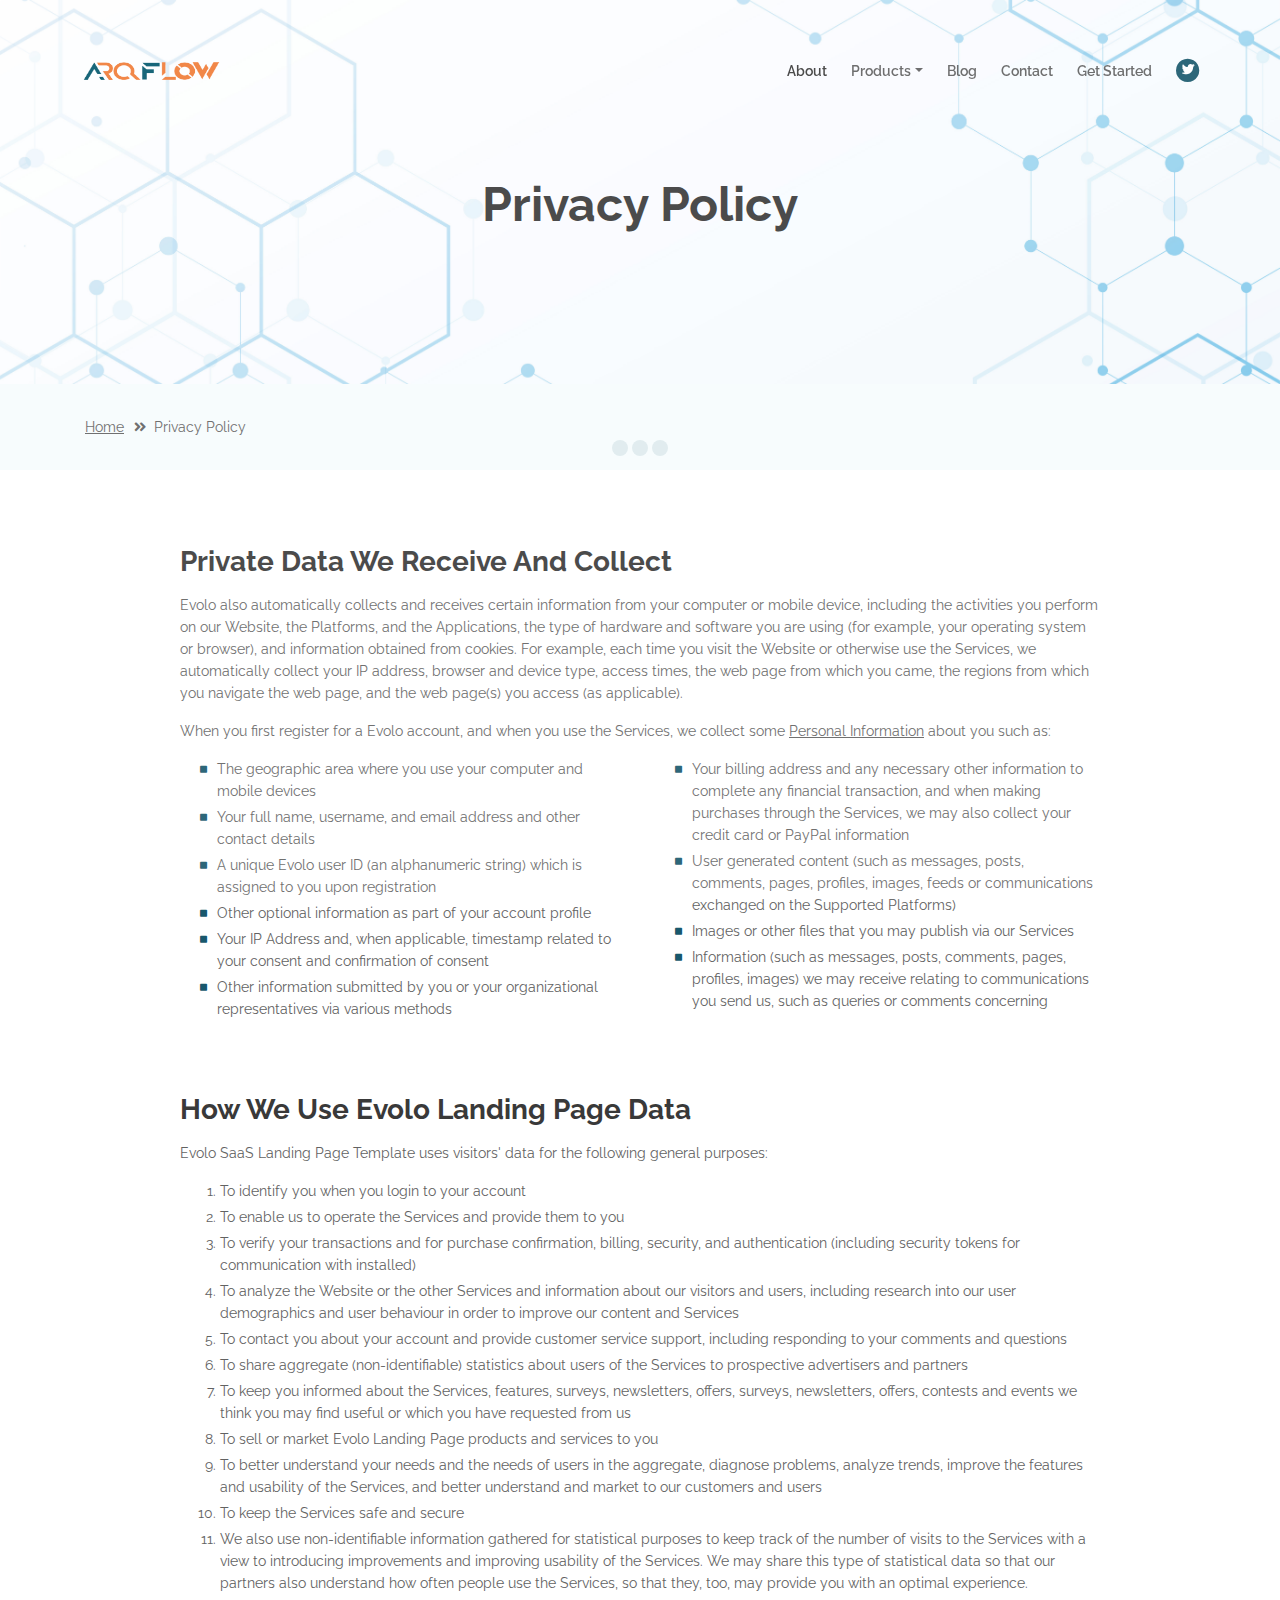
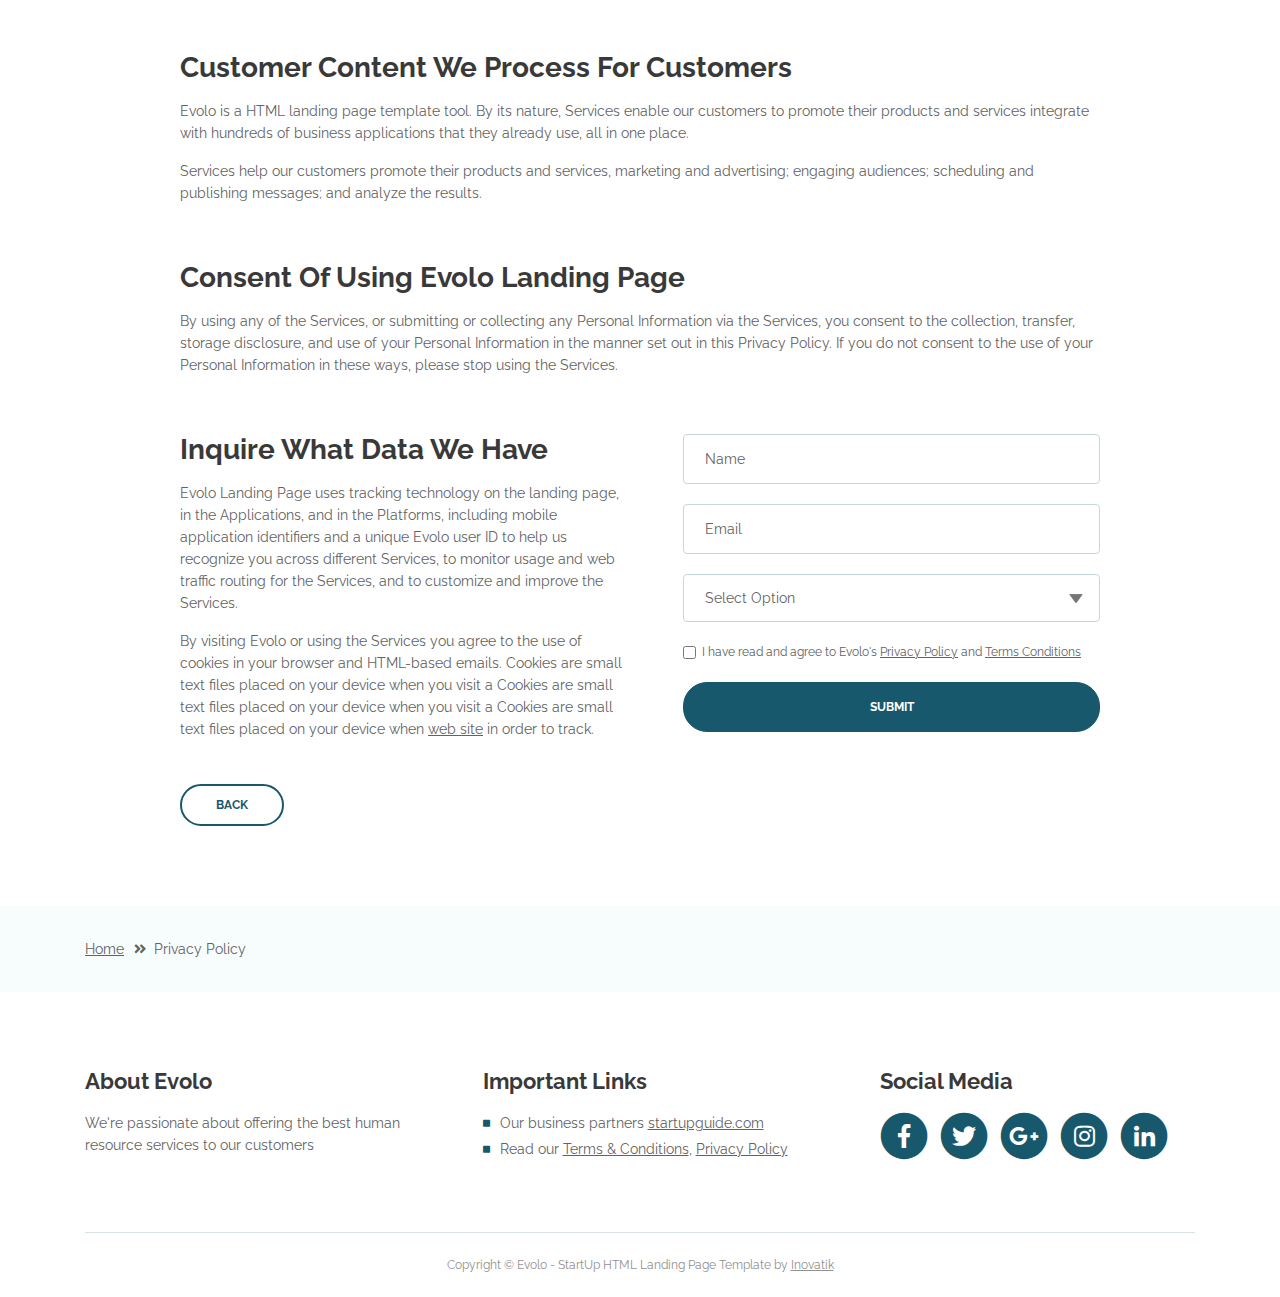
<file: privacy-policy.html>
<!DOCTYPE html>
<html lang="en">
<head>
    <meta charset="utf-8">
    <meta name="viewport" content="width=device-width, initial-scale=1, shrink-to-fit=no">
    
    <!-- SEO Meta Tags -->
    <meta name="description" content="Arqflow offers supply chain solutions">
    <meta name="author" content="Arqflow">

    <!-- OG Meta Tags to improve the way the post looks when you share the page on LinkedIn, Facebook, Google+ -->
	<meta property="og:site_name" content="Arqflow.com" /> <!-- website name -->
	<meta property="og:site" content="Arqflow" /> <!-- website link -->
	<meta property="og:title" content="Welcome to Arqflow"/> <!-- title shown in the actual shared post -->
	<meta property="og:description" content="Arqflow offers tools to enhance supply chain collaboration between businesses" /> <!-- description shown in the actual shared post -->
	<meta property="og:image" content="Arqflow_logo_color_transparent.png" /> <!-- image link, make sure it's jpg -->
	<meta property="og:url" content="https://arqflow.com" /> <!-- where do you want your post to link to -->
	<meta property="og:type" content="article" />

    <!-- Website Title -->
    <title>Privacy Policy - Arqflow</title>
    
    <!-- Styles -->
    <link href="https://fonts.googleapis.com/css?family=Raleway:400,400i,600,700,700i&amp;subset=latin-ext" rel="stylesheet">
    <link href="css/bootstrap.css" rel="stylesheet">
    <link href="css/fontawesome-all.css" rel="stylesheet">
    <link href="css/swiper.css" rel="stylesheet">
	<link href="css/magnific-popup.css" rel="stylesheet">
    <link href="css/styles.css" rel="stylesheet">
	
	<!-- Favicon  -->
    <link rel="icon" href="images/favicon_Arqflow.png">
</head>
<body data-spy="scroll" data-target=".fixed-top">
    
    <!-- Preloader -->
	<div class="spinner-wrapper">
        <div class="spinner">
            <div class="bounce1"></div>
            <div class="bounce2"></div>
            <div class="bounce3"></div>
        </div>
    </div>
    <!-- end of preloader -->
    

    <!-- Navigation -->
    <nav class="navbar navbar-expand-lg navbar-dark navbar-custom fixed-top">
        <!-- Text Logo - Use this if you don't have a graphic logo -->
        <!-- <a class="navbar-brand logo-text page-scroll" href="index.html">Evolo</a> -->

        <!-- Image Logo -->
        <a class="navbar-brand logo-image" href="index.html"><img src="images/Arqflow_logo_color_transparent.png" alt="alternative"></a>
        
        <!-- Mobile Menu Toggle Button -->
        <button class="navbar-toggler" type="button" data-toggle="collapse" data-target="#navbarsExampleDefault" aria-controls="navbarsExampleDefault" aria-expanded="false" aria-label="Toggle navigation">
            <span class="navbar-toggler-awesome fas fa-bars"></span>
            <span class="navbar-toggler-awesome fas fa-times"></span>
        </button>
        <!-- end of mobile menu toggle button -->

        <div class="collapse navbar-collapse" id="navbarsExampleDefault">
            <ul class="navbar-nav ml-auto">
                <li class="nav-item">
                    <a class="nav-link page-scroll" href="#header">About <span class="sr-only">(current)</span></a>
                </li>
                <!-- Dropdown Menu -->          
                <li class="nav-item dropdown">
                    <a class="nav-link dropdown-toggle page-scroll" href="#about" id="navbarDropdown" role="button" aria-haspopup="true" aria-expanded="false">Products</a>
                    <div class="dropdown-menu" aria-labelledby="navbarDropdown">
                        <a class="dropdown-item" href="terms-conditions.html"><span class="item-text">Compass</span></a>
                        <div class="dropdown-items-divide-hr"></div>
                        <a class="dropdown-item" href="privacy-policy.html"><span class="item-text">Source</span></a>
                    </div>
                </li>
                <!-- end of dropdown menu -->
                <li class="nav-item">
                    <a class="nav-link page-scroll" href="#pricing">Blog</a>
                </li>
                <li class="nav-item">
                    <a class="nav-link page-scroll" href="#pricing">Contact</a>
                </li>

                <li class="nav-item">
                    <a class="nav-link page-scroll" href="#contact">Get Started</a>
                </li>
            </ul>
            <span class="nav-item social-icons">
                <span class="fa-stack">
                    <a href="#your-link">
                        <i class="fas fa-circle fa-stack-2x twitter"></i>
                        <i class="fab fa-twitter fa-stack-1x"></i>
                    </a>
                </span>
            </span>
        </div>
    </nav> <!-- end of navbar -->
    <!-- end of navigation -->



    <!-- Header -->
    <header id="header" class="ex-header">
        <div class="container">
            <div class="row">
                <div class="col-md-12">
                    <h1>Privacy Policy</h1>
                </div> <!-- end of col -->
            </div> <!-- end of row -->
        </div> <!-- end of container -->
    </header> <!-- end of ex-header -->
    <!-- end of header -->


    <!-- Breadcrumbs -->
    <div class="ex-basic-1">
        <div class="container">
            <div class="row">
                <div class="col-lg-12">
                    <div class="breadcrumbs">
                        <a href="index.html">Home</a><i class="fa fa-angle-double-right"></i><span>Privacy Policy</span>
                    </div> <!-- end of breadcrumbs -->
                </div> <!-- end of col -->
            </div> <!-- end of row -->
        </div> <!-- end of container -->
    </div> <!-- end of ex-basic-1 -->
    <!-- end of breadcrumbs -->


    <!-- Privacy Content -->
    <div class="ex-basic-2">
        <div class="container">
            <div class="row">
                <div class="col-lg-10 offset-lg-1">
                    <div class="text-container">
                        <h3>Private Data We Receive And Collect</h3>
                        <p>Evolo also automatically collects and receives certain information from your computer or mobile device, including the activities you perform on our Website, the Platforms, and the Applications, the type of hardware and software you are using (for example, your operating system or browser), and information obtained from cookies. For example, each time you visit the Website or otherwise use the Services, we automatically collect your IP address, browser and device type, access times, the web page from which you came, the regions from which you navigate the web page, and the web page(s) you access (as applicable).</p>
                        <p>When you first register for a Evolo account, and when you use the Services, we collect some <a class="turquoise" href="#your-link">Personal Information</a> about you such as:</p>
                        <div class="row">
                            <div class="col-md-6">
                                <ul class="list-unstyled li-space-lg indent">
                                    <li class="media">
                                        <i class="fas fa-square"></i>
                                        <div class="media-body">The geographic area where you use your computer and mobile devices</div>
                                    </li>
                                    <li class="media">
                                        <i class="fas fa-square"></i>
                                        <div class="media-body">Your full name, username, and email address and other contact details</div>
                                    </li>
                                    <li class="media">
                                        <i class="fas fa-square"></i>
                                        <div class="media-body">A unique Evolo user ID (an alphanumeric string) which is assigned to you upon registration</div>
                                    </li>
                                    <li class="media">
                                        <i class="fas fa-square"></i>
                                        <div class="media-body">Other optional information as part of your account profile</div>
                                    </li>
                                    <li class="media">
                                        <i class="fas fa-square"></i>
                                        <div class="media-body">Your IP Address and, when applicable, timestamp related to your consent and confirmation of consent</div>
                                    </li>
                                    <li class="media">
                                        <i class="fas fa-square"></i>
                                        <div class="media-body">Other information submitted by you or your organizational representatives via various methods</div>
                                    </li>
                                </ul>
                            </div> <!-- end of col -->

                            <div class="col-md-6">
                                <ul class="list-unstyled li-space-lg indent">
                                    <li class="media">
                                        <i class="fas fa-square"></i>
                                        <div class="media-body">Your billing address and any necessary other information to complete any financial transaction, and when making purchases through the Services, we may also collect your credit card or PayPal information</div>
                                    </li>
                                    <li class="media">
                                        <i class="fas fa-square"></i>
                                        <div class="media-body">User generated content (such as messages, posts, comments, pages, profiles, images, feeds or communications exchanged on the Supported Platforms)</div>
                                    </li>
                                    <li class="media">
                                        <i class="fas fa-square"></i>
                                        <div class="media-body">Images or other files that you may publish via our Services</div>
                                    </li>
                                    <li class="media">
                                        <i class="fas fa-square"></i>
                                        <div class="media-body">Information (such as messages, posts, comments, pages, profiles, images) we may receive relating to communications you send us, such as queries or comments concerning</div>
                                    </li>
                                </ul>
                            </div> <!-- end of col -->
                        </div> <!-- end of row -->
                    </div> <!-- end of text-container-->
                    
                    <div class="text-container">
                        <h3>How We Use Evolo Landing Page Data</h3>
                        <p>Evolo SaaS Landing Page Template uses visitors' data for the following general purposes:</p>
                        <ol class="li-space-lg">
                            <li>To identify you when you login to your account</li>
                            <li>To enable us to operate the Services and provide them to you</li>
                            <li>To verify your transactions and for purchase confirmation, billing, security, and authentication (including security tokens for communication with installed)</li>
                            <li>To analyze the Website or the other Services and information about our visitors and users, including research into our user demographics and user behaviour in order to improve our content and Services</li>
                            <li>To contact you about your account and provide customer service support, including responding to your comments and questions</li>
                            <li>To share aggregate (non-identifiable) statistics about users of the Services to prospective advertisers and partners</li>
                            <li>To keep you informed about the Services, features, surveys, newsletters, offers, surveys, newsletters, offers, contests and events we think you may find useful or which you have requested from us</li>
                            <li>To sell or market Evolo Landing Page products and services to you</li>
                            <li>To better understand your needs and the needs of users in the aggregate, diagnose problems, analyze trends, improve the features and usability of the Services, and better understand and market to our customers and users</li>
                            <li>To keep the Services safe and secure</li>
                            <li>We also use non-identifiable information gathered for statistical purposes to keep track of the number of visits to the Services with a view to introducing improvements and improving usability of the Services. We may share this type of statistical data so that our partners also understand how often people use the Services, so that they, too, may provide you with an optimal experience.</li>
                        </ol>
                    </div> <!-- end of text-container -->

                    <div class="text-container">
                        <h3>Customer Content We Process For Customers</h3>
                        <p>Evolo is a HTML landing page template tool. By its nature, Services enable our customers to promote their products and services integrate with hundreds of business applications that they already use, all in one place.</p>
                        <p>Services help our customers promote their products and services, marketing and advertising; engaging audiences; scheduling and publishing messages; and analyze the results.</p>
                    </div> <!-- end of text container -->

                    <div class="text-container">
                        <h3>Consent Of Using Evolo Landing Page</h3>
					    <p class="mb-5">By using any of the Services, or submitting or collecting any Personal Information via the Services, you consent to the collection, transfer, storage disclosure, and use of your Personal Information in the manner set out in this Privacy Policy. If you do not consent to the use of your Personal Information in these ways, please stop using the Services.</p>
                    </div> <!-- end of text-container -->
                                       
                    <div class="row">
                        <div class="col-md-6">
                            <div class="text-container last">
                                <h3>Inquire What Data We Have</h3>
                                <p>Evolo Landing Page uses tracking technology on the landing page, in the Applications, and in the Platforms, including mobile application identifiers and a unique Evolo user ID to help us recognize you across different Services, to monitor usage and web traffic routing for the Services, and to customize and improve the Services.</p>
                                <p> By visiting Evolo or using the Services you agree to the use of cookies in your browser and HTML-based emails. Cookies are small text files placed on your device when you visit a Cookies are small text files placed on your device when you visit a Cookies are small text files placed on your device when <a class="turquoise" href="#your-link">web site</a> in order to track.</p>
                            </div> <!-- end of text container -->
                        </div> <!-- end of col-->
                        <div class="col-md-6">

                            <!-- Privacy Form -->
                            <div class="form-container">
                                <form id="privacyForm" data-toggle="validator" data-focus="false">
                                    <div class="form-group">
                                        <input type="text" class="form-control-input" id="pname" required>
                                        <label class="label-control" for="pname">Name</label>
                                        <div class="help-block with-errors"></div>
                                    </div>
                                    <div class="form-group">
                                        <input type="email" class="form-control-input" id="pemail" required>
                                        <label class="label-control" for="pemail">Email</label>
                                        <div class="help-block with-errors"></div>
                                    </div>
                                    <div class="form-group">
                                        <select class="form-control-select" id="pselect" required>
                                            <option class="select-option" value="" disabled selected>Select Option</option>
                                            <option class="select-option" value="Delete data">Delete my data</option>
                                            <option class="select-option" value="Show me data">Show me my data</option>
                                        </select>
                                        <div class="help-block with-errors"></div>
                                    </div>
                                    <div class="form-group checkbox">
                                        <input type="checkbox" id="pterms" value="Agreed-to-Terms" required>I have read and agree to Evolo's <a href="privacy-policy.html">Privacy Policy</a> and <a href="terms-conditions.html">Terms Conditions</a>
                                        <div class="help-block with-errors"></div>
                                    </div>
                                    <div class="form-group">
                                        <button type="submit" class="form-control-submit-button">SUBMIT</button>
                                    </div>
                                    <div class="form-message">
                                        <div id="pmsgSubmit" class="h3 text-center hidden"></div>
                                    </div>
                                </form>
                            </div> <!-- end of form container -->
                            <!-- end of privacy form -->

                        </div> <!-- end of col--> 
                    </div> <!-- end of row -->
                    <a class="btn-outline-reg back" href="index.html">BACK</a>
                </div> <!-- end of col-->
            </div> <!-- end of row -->
        </div> <!-- end of container -->
    </div> <!-- end of ex-basic-2 -->
    <!-- end of privacy content -->


    <!-- Breadcrumbs -->
    <div class="ex-basic-1">
        <div class="container">
            <div class="row">
                <div class="col-lg-12">
                    <div class="breadcrumbs">
                        <a href="index.html">Home</a><i class="fa fa-angle-double-right"></i><span>Privacy Policy</span>
                    </div> <!-- end of breadcrumbs -->
                </div> <!-- end of col -->
            </div> <!-- end of row -->
        </div> <!-- end of container -->
    </div> <!-- end of ex-basic-1 -->
    <!-- end of breadcrumbs -->

    
    <!-- Footer -->
    <div class="footer">
        <div class="container">
            <div class="row">
                <div class="col-md-4">
                    <div class="footer-col">
                        <h4>About Evolo</h4>
                        <p>We're passionate about offering the best human resource services to our customers</p>
                    </div>
                </div> <!-- end of col -->
                <div class="col-md-4">
                    <div class="footer-col middle">
                        <h4>Important Links</h4>
                        <ul class="list-unstyled li-space-lg">
                            <li class="media">
                                <i class="fas fa-square"></i>
                                <div class="media-body">Our business partners <a class="turquoise" href="#your-link">startupguide.com</a></div>
                            </li>
                            <li class="media">
                                <i class="fas fa-square"></i>
                                <div class="media-body">Read our <a class="turquoise" href="terms-conditions.html">Terms & Conditions</a>, <a class="turquoise" href="privacy-policy.html">Privacy Policy</a></div>
                            </li>
                        </ul>
                    </div>
                </div> <!-- end of col -->
                <div class="col-md-4">
                    <div class="footer-col last">
                        <h4>Social Media</h4>
                        <span class="fa-stack fa-lg">
                            <a href="#your-link">
                                <i class="fas fa-circle fa-stack-2x"></i>
                                <i class="fab fa-facebook-f fa-stack-1x"></i>
                            </a>
                        </span>
                        <span class="fa-stack fa-lg">
                            <a href="#your-link">
                                <i class="fas fa-circle fa-stack-2x"></i>
                                <i class="fab fa-twitter fa-stack-1x"></i>
                            </a>
                        </span>
                        <span class="fa-stack fa-lg">
                            <a href="#your-link">
                                <i class="fas fa-circle fa-stack-2x"></i>
                                <i class="fab fa-google-plus-g fa-stack-1x"></i>
                            </a>
                        </span>
                        <span class="fa-stack fa-lg">
                            <a href="#your-link">
                                <i class="fas fa-circle fa-stack-2x"></i>
                                <i class="fab fa-instagram fa-stack-1x"></i>
                            </a>
                        </span>
                        <span class="fa-stack fa-lg">
                            <a href="#your-link">
                                <i class="fas fa-circle fa-stack-2x"></i>
                                <i class="fab fa-linkedin-in fa-stack-1x"></i>
                            </a>
                        </span>
                    </div> 
                </div> <!-- end of col -->
            </div> <!-- end of row -->
        </div> <!-- end of container -->
    </div> <!-- end of footer -->  
    <!-- end of footer -->


    <!-- Copyright -->
    <div class="copyright">
        <div class="container">
            <div class="row">
                <div class="col-lg-12">
                    <p class="p-small">Copyright © Evolo - StartUp HTML Landing Page Template by <a href="https://inovatik.com">Inovatik</a></p>
                </div> <!-- end of col -->
            </div> <!-- enf of row -->
        </div> <!-- end of container -->
    </div> <!-- end of copyright --> 
    <!-- end of copyright -->

	
    <!-- Scripts -->
    <script src="js/jquery.min.js"></script> <!-- jQuery for Bootstrap's JavaScript plugins -->
    <script src="js/popper.min.js"></script> <!-- Popper tooltip library for Bootstrap -->
    <script src="js/bootstrap.min.js"></script> <!-- Bootstrap framework -->
    <script src="js/jquery.easing.min.js"></script> <!-- jQuery Easing for smooth scrolling between anchors -->
    <script src="js/swiper.min.js"></script> <!-- Swiper for image and text sliders -->
    <script src="js/jquery.magnific-popup.js"></script> <!-- Magnific Popup for lightboxes -->
    <script src="js/validator.min.js"></script> <!-- Validator.js - Bootstrap plugin that validates forms -->
    <script src="js/scripts.js"></script> <!-- Custom scripts -->
    
</body>
</html>
</file>
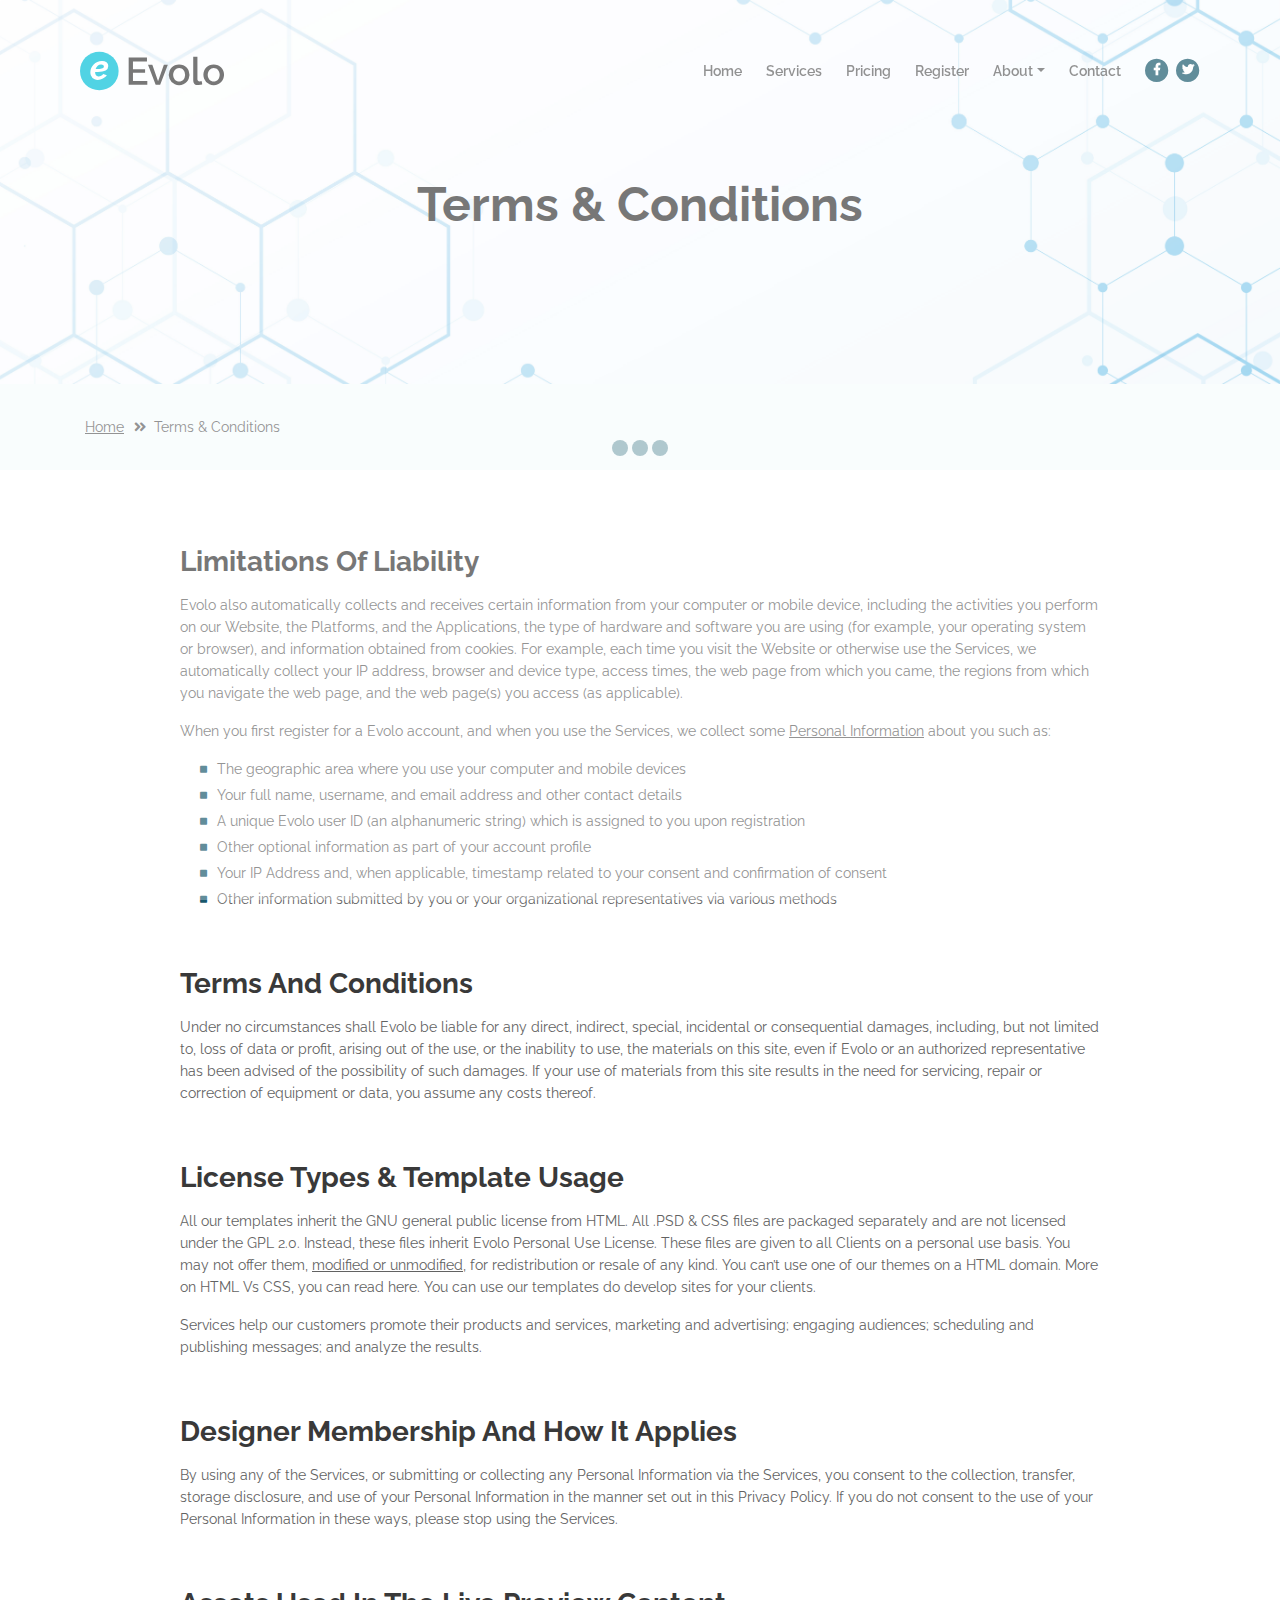
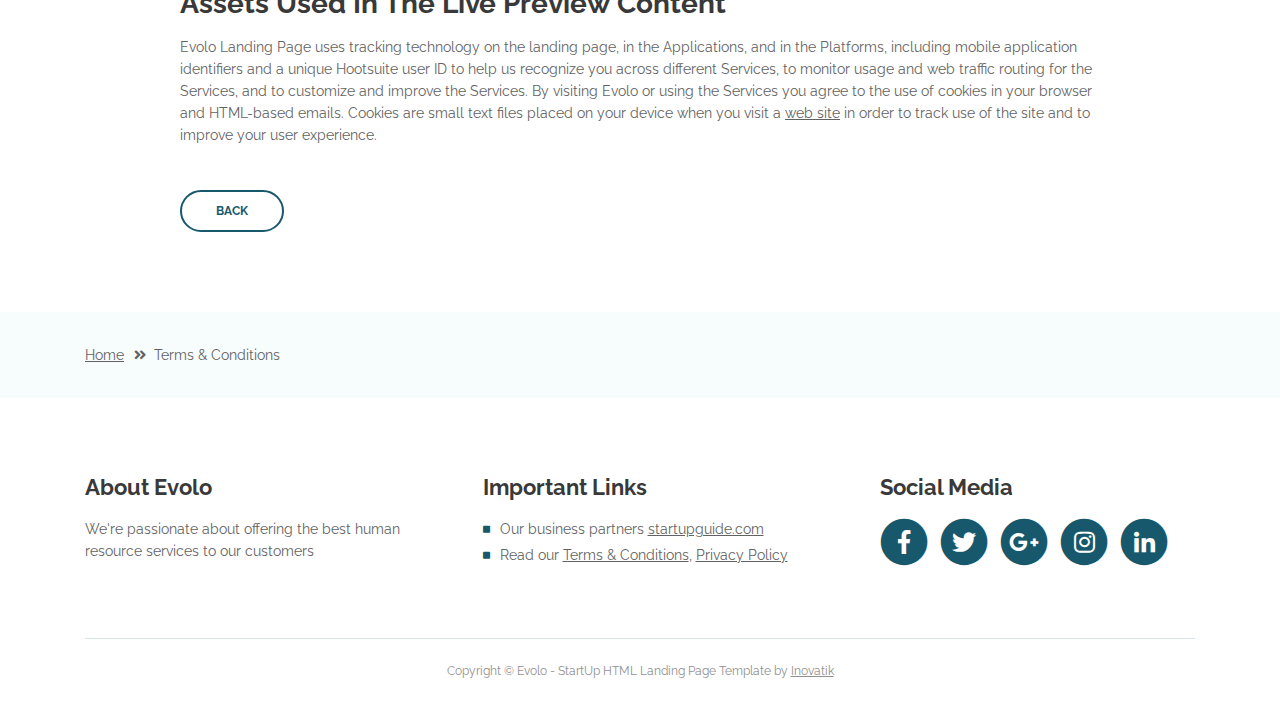
<file: terms-conditions.html>
<!DOCTYPE html>
<html lang="en">
<head>
    <meta charset="utf-8">
    <meta name="viewport" content="width=device-width, initial-scale=1, shrink-to-fit=no">
    
    <!-- SEO Meta Tags -->
    <meta name="description" content="Create a stylish landing page for your business startup and get leads for the offered services with this free HTML landing page template.">
    <meta name="author" content="Inovatik">

    <!-- OG Meta Tags to improve the way the post looks when you share the page on LinkedIn, Facebook, Google+ -->
	<meta property="og:site_name" content="" /> <!-- website name -->
	<meta property="og:site" content="" /> <!-- website link -->
	<meta property="og:title" content=""/> <!-- title shown in the actual shared post -->
	<meta property="og:description" content="" /> <!-- description shown in the actual shared post -->
	<meta property="og:image" content="" /> <!-- image link, make sure it's jpg -->
	<meta property="og:url" content="" /> <!-- where do you want your post to link to -->
	<meta property="og:type" content="article" />

    <!-- Website Title -->
    <title>Terms Conditions - Evolo - StartUp HTML Landing Page Template</title>
    
    <!-- Styles -->
    <link href="https://fonts.googleapis.com/css?family=Raleway:400,400i,600,700,700i&amp;subset=latin-ext" rel="stylesheet">
    <link href="css/bootstrap.css" rel="stylesheet">
    <link href="css/fontawesome-all.css" rel="stylesheet">
    <link href="css/swiper.css" rel="stylesheet">
	<link href="css/magnific-popup.css" rel="stylesheet">
	<link href="css/styles.css" rel="stylesheet">
	
	<!-- Favicon  -->
    <link rel="icon" href="images/favicon.png">
</head>
<body data-spy="scroll" data-target=".fixed-top">
    
    <!-- Preloader -->
	<div class="spinner-wrapper">
        <div class="spinner">
            <div class="bounce1"></div>
            <div class="bounce2"></div>
            <div class="bounce3"></div>
        </div>
    </div>
    <!-- end of preloader -->
    

    <!-- Navbar -->
    <nav class="navbar navbar-expand-lg navbar-dark navbar-custom fixed-top">
        <!-- Text Logo - Use this if you don't have a graphic logo -->
        <!-- <a class="navbar-brand logo-text page-scroll" href="index.html">Evolo</a> -->

        <!-- Image Logo -->
        <a class="navbar-brand logo-image" href="index.html"><img src="images/logo.svg" alt="alternative"></a>
        
        <!-- Mobile Menu Toggle Button -->
        <button class="navbar-toggler" type="button" data-toggle="collapse" data-target="#navbarsExampleDefault" aria-controls="navbarsExampleDefault" aria-expanded="false" aria-label="Toggle navigation">
            <span class="navbar-toggler-awesome fas fa-bars"></span>
            <span class="navbar-toggler-awesome fas fa-times"></span>
        </button>
        <!-- end of mobile menu toggle button -->

        <div class="collapse navbar-collapse" id="navbarsExampleDefault">
            <ul class="navbar-nav ml-auto">
                <li class="nav-item">
                    <a class="nav-link page-scroll" href="index.html#header">Home <span class="sr-only">(current)</span></a>
                </li>
                <li class="nav-item">
                    <a class="nav-link page-scroll" href="index.html#services">Services</a>
                </li>
                <li class="nav-item">
                    <a class="nav-link page-scroll" href="index.html#details">Pricing</a>
                </li>
                <li class="nav-item">
                    <a class="nav-link page-scroll" href="index.html#pricing">Register</a>
                </li>

                <!-- Dropdown Menu -->          
                <li class="nav-item dropdown">
                    <a class="nav-link dropdown-toggle page-scroll" href="index.html#about" id="navbarDropdown" role="button" aria-haspopup="true" aria-expanded="false">About</a>
                    <div class="dropdown-menu" aria-labelledby="navbarDropdown">
                        <a class="dropdown-item" href="terms-conditions.html"><span class="item-text">Terms Conditions</span></a>
                        <div class="dropdown-items-divide-hr"></div>
                        <a class="dropdown-item" href="privacy-policy.html"><span class="item-text">Privacy Policy</span></a>
                    </div>
                </li>
                <!-- end of dropdown menu -->

                <li class="nav-item">
                    <a class="nav-link page-scroll" href="index.html#contact">Contact</a>
                </li>
            </ul>
            <span class="nav-item social-icons">
                <span class="fa-stack">
                    <a href="#your-link">
                        <i class="fas fa-circle fa-stack-2x facebook"></i>
                        <i class="fab fa-facebook-f fa-stack-1x"></i>
                    </a>
                </span>
                <span class="fa-stack">
                    <a href="#your-link">
                        <i class="fas fa-circle fa-stack-2x twitter"></i>
                        <i class="fab fa-twitter fa-stack-1x"></i>
                    </a>
                </span>
            </span>
        </div>
    </nav> <!-- end of navbar -->
    <!-- end of navbar -->


    <!-- Header -->
    <header id="header" class="ex-header">
        <div class="container">
            <div class="row">
                <div class="col-lg-12">
                    <h1>Terms & Conditions</h1>
                </div> <!-- end of col -->
            </div> <!-- end of row -->
        </div> <!-- end of container -->
    </header> <!-- end of ex-header -->
    <!-- end of header -->


    <!-- Breadcrumbs -->
    <div class="ex-basic-1">
        <div class="container">
            <div class="row">
                <div class="col-lg-12">
                    <div class="breadcrumbs">
                        <a href="index.html">Home</a><i class="fa fa-angle-double-right"></i><span>Terms & Conditions</span>
                    </div> <!-- end of breadcrumbs -->
                </div> <!-- end of col -->
            </div> <!-- end of row -->
        </div> <!-- end of container -->
    </div> <!-- end of ex-basic-1 -->
    <!-- end of breadcrumbs -->


    <!-- Terms Content -->
    <div class="ex-basic-2">
        <div class="container">
            <div class="row">
                <div class="col-lg-10 offset-lg-1">
                    <div class="text-container">
                        <h3>Limitations Of Liability</h3>
                        <p>Evolo also automatically collects and receives certain information from your computer or mobile device, including the activities you perform on our Website, the Platforms, and the Applications, the type of hardware and software you are using (for example, your operating system or browser), and information obtained from cookies. For example, each time you visit the Website or otherwise use the Services, we automatically collect your IP address, browser and device type, access times, the web page from which you came, the regions from which you navigate the web page, and the web page(s) you access (as applicable).</p>
                        <p>When you first register for a Evolo account, and when you use the Services, we collect some <a class="turquoise" href="#your-link">Personal Information</a> about you such as:</p>
                        <ul class="list-unstyled li-space-lg indent">
                            <li class="media">
                                <i class="fas fa-square"></i>
                                <div class="media-body">The geographic area where you use your computer and mobile devices</div>
                            </li>
                            <li class="media">
                                <i class="fas fa-square"></i>
                                <div class="media-body">Your full name, username, and email address and other contact details</div>
                            </li>
                            <li class="media">
                                <i class="fas fa-square"></i>
                                <div class="media-body">A unique Evolo user ID (an alphanumeric string) which is assigned to you upon registration</div>
                            </li>
                            <li class="media">
                                <i class="fas fa-square"></i>
                                <div class="media-body">Other optional information as part of your account profile</div>
                            </li>
                            <li class="media">
                                <i class="fas fa-square"></i>
                                <div class="media-body">Your IP Address and, when applicable, timestamp related to your consent and confirmation of consent</div>
                            </li>
                            <li class="media">
                                <i class="fas fa-square"></i>
                                <div class="media-body">Other information submitted by you or your organizational representatives via various methods</div>
                            </li>
                        </ul>
                    </div> <!-- end of text-container -->
                    
                    <div class="text-container">
                        <h3>Terms And Conditions</h3>
                        <p>Under no circumstances shall Evolo be liable for any direct, indirect, special, incidental or consequential damages, including, but not limited to, loss of data or profit, arising out of the use, or the inability to use, the materials on this site, even if Evolo or an authorized representative has been advised of the possibility of such damages. If your use of materials from this site results in the need for servicing, repair or correction of equipment or data, you assume any costs thereof.</p>
                    </div> <!-- end of text-container -->

                    <div class="text-container">
                        <h3>License Types & Template Usage</h3>
                        <p>All our templates inherit the GNU general public license from HTML. All .PSD & CSS files are packaged separately and are not licensed under the GPL 2.0. Instead, these files inherit Evolo Personal Use License. These files are given to all Clients on a personal use basis. You may not offer them, <a class="turquoise" href="#your-link">modified or unmodified</a>, for redistribution or resale of any kind. You can’t use one of our themes on a HTML domain. More on HTML Vs CSS, you can read here. You can use our templates do develop sites for your clients.</p>
                        <p>Services help our customers promote their products and services, marketing and advertising; engaging audiences; scheduling and publishing messages; and analyze the results.</p>
                    </div> <!-- end of text-container -->

                    <div class="text-container">
                        <h3>Designer Membership And How It Applies</h3>
                        <p>By using any of the Services, or submitting or collecting any Personal Information via the Services, you consent to the collection, transfer, storage disclosure, and use of your Personal Information in the manner set out in this Privacy Policy. If you do not consent to the use of your Personal Information in these ways, please stop using the Services.</p>
                    </div> <!-- end of text-container -->
                    
                    <div class="text-container last">
                        <h3>Assets Used In The Live Preview Content</h3>
                        <p>Evolo Landing Page uses tracking technology on the landing page, in the Applications, and in the Platforms, including mobile application identifiers and a unique Hootsuite user ID to help us recognize you across different Services, to monitor usage and web traffic routing for the Services, and to customize and improve the Services. By visiting Evolo or using the Services you agree to the use of cookies in your browser and HTML-based emails. Cookies are small text files placed on your device when you visit a <a class="turquoise" href="#your-link">web site</a> in order to track use of the site and to improve your user experience.</p>
                        <a class="btn-outline-reg" href="index.html">BACK</a>
                    </div> <!-- end of text-container -->
                </div>
            </div> <!-- end of row -->
        </div> <!-- end of container -->
    </div> <!-- end of ex-basic -->
    <!-- end of terms content -->

    
    <!-- Breadcrumbs -->
    <div class="ex-basic-1">
        <div class="container">
            <div class="row">
                <div class="col-lg-12">
                    <div class="breadcrumbs">
                        <a href="index.html">Home</a><i class="fa fa-angle-double-right"></i><span>Terms & Conditions</span>
                    </div> <!-- end of breadcrumbs -->
                </div> <!-- end of col -->
            </div> <!-- end of row -->
        </div> <!-- end of container -->
    </div> <!-- end of ex-basic-1 -->
    <!-- end of breadcrumbs -->


    <!-- Footer -->
    <div class="footer">
        <div class="container">
            <div class="row">
                <div class="col-md-4">
                    <div class="footer-col">
                        <h4>About Evolo</h4>
                        <p>We're passionate about offering the best human resource services to our customers</p>
                    </div>
                </div> <!-- end of col -->
                <div class="col-md-4">
                    <div class="footer-col middle">
                        <h4>Important Links</h4>
                        <ul class="list-unstyled li-space-lg">
                            <li class="media">
                                <i class="fas fa-square"></i>
                                <div class="media-body">Our business partners <a class="turquoise" href="#your-link">startupguide.com</a></div>
                            </li>
                            <li class="media">
                                <i class="fas fa-square"></i>
                                <div class="media-body">Read our <a class="turquoise" href="terms-conditions.html">Terms & Conditions</a>, <a class="turquoise" href="privacy-policy.html">Privacy Policy</a></div>
                            </li>
                        </ul>
                    </div>
                </div> <!-- end of col -->
                <div class="col-md-4">
                    <div class="footer-col last">
                        <h4>Social Media</h4>
                        <span class="fa-stack fa-lg">
                            <a href="#your-link">
                                <i class="fas fa-circle fa-stack-2x"></i>
                                <i class="fab fa-facebook-f fa-stack-1x"></i>
                            </a>
                        </span>
                        <span class="fa-stack fa-lg">
                            <a href="#your-link">
                                <i class="fas fa-circle fa-stack-2x"></i>
                                <i class="fab fa-twitter fa-stack-1x"></i>
                            </a>
                        </span>
                        <span class="fa-stack fa-lg">
                            <a href="#your-link">
                                <i class="fas fa-circle fa-stack-2x"></i>
                                <i class="fab fa-google-plus-g fa-stack-1x"></i>
                            </a>
                        </span>
                        <span class="fa-stack fa-lg">
                            <a href="#your-link">
                                <i class="fas fa-circle fa-stack-2x"></i>
                                <i class="fab fa-instagram fa-stack-1x"></i>
                            </a>
                        </span>
                        <span class="fa-stack fa-lg">
                            <a href="#your-link">
                                <i class="fas fa-circle fa-stack-2x"></i>
                                <i class="fab fa-linkedin-in fa-stack-1x"></i>
                            </a>
                        </span>
                    </div> 
                </div> <!-- end of col -->
            </div> <!-- end of row -->
        </div> <!-- end of container -->
    </div> <!-- end of footer -->  
    <!-- end of footer -->


    <!-- Copyright -->
    <div class="copyright">
        <div class="container">
            <div class="row">
                <div class="col-lg-12">
                    <p class="p-small">Copyright © Evolo - StartUp HTML Landing Page Template by <a href="https://inovatik.com">Inovatik</a></p>
                </div> <!-- end of col -->
            </div> <!-- enf of row -->
        </div> <!-- end of container -->
    </div> <!-- end of copyright --> 
    <!-- end of copyright -->

	
    <!-- Scripts -->
    <script src="js/jquery.min.js"></script> <!-- jQuery for Bootstrap's JavaScript plugins -->
    <script src="js/popper.min.js"></script> <!-- Popper tooltip library for Bootstrap -->
    <script src="js/bootstrap.min.js"></script> <!-- Bootstrap framework -->
    <script src="js/jquery.easing.min.js"></script> <!-- jQuery Easing for smooth scrolling between anchors -->
    <script src="js/swiper.min.js"></script> <!-- Swiper for image and text sliders -->
    <script src="js/jquery.magnific-popup.js"></script> <!-- Magnific Popup for lightboxes -->
    <script src="js/validator.min.js"></script> <!-- Validator.js - Bootstrap plugin that validates forms -->
    <script src="js/scripts.js"></script> <!-- Custom scripts -->
</body>
</html>
</file>
<file: css/styles.css>
/* Template: Evolo - StartUp HTML Landing Page Template
   Author: Inovatik
   Created: June 2019
   Description: Master CSS file
*/

/*****************************************
Table Of Contents:

01. General Styles
02. Preloader
03. Navigation
04. Header
05. Customers
06. Services
07. Details 1
08. Details 2
09. Pricing
10. Request
11. Video
12. Testimonials
13. About
14. Contact
15. Footer
16. Copyright
17. Back To Top Button
18. Extra Pages
19. Media Queries
******************************************/

/*****************************************
Colors:
- Backgrounds - primary #18586c
- Backgrounds - secondary #D67A3D
- Backgrounds - light gray #f7fcfd
- Buttons, bullets, icons, links - primary #18586c
- Cards border, inputs border - light gray #c4d8dc
- Text headers, navbar links - black #393939
- Text body - black #626262
******************************************/


/******************************/
/*     01. General Styles     */
/******************************/
body,
html {
    width: 100%;
	height: 100%;
}

body, p {
	color: #626262; 
	font: 400 0.875rem/1.375rem "Raleway", sans-serif;
}

.p-large {
	font: 600 1rem/1.5rem "Raleway", sans-serif;
}

.p-small {
	font: 400 0.75rem/1.25rem "Raleway", sans-serif;
}

.p-heading {
	margin-bottom: 3.875rem;
}

.li-space-lg li {
	margin-bottom: 0.25rem;
}

.indent {
	padding-left: 1.25rem;
}

h1 {
	color: #393939;
	font: 700 3rem/3.5rem "Raleway", sans-serif;
}

h2 {
	color: #393939;
	font: 700 2.25rem/2.75rem "Raleway", sans-serif;
}

h3 {
	color: #393939;
	font: 700 1.75rem/2rem "Raleway", sans-serif;
}

h4 {
	color: #393939;
	font: 700 1.375rem/1.875rem "Raleway", sans-serif;
}

h5 {
	color: #393939;
	font: 700 1.125rem/1.625rem "Raleway", sans-serif;
}

h6 {
	color: #393939;
	font: 700 1rem/1.5rem "Raleway", sans-serif;
}

a {
	color: #626262;
	text-decoration: underline;
}

a:hover {
	color: #626262;
	text-decoration: underline;
}

a.primary {
	color: #18586c;
}

.secondary {
	color: #D67A3D;
}

a.white {
	color: #fff;
}

.testimonial-text {
	font: italic 400 1rem/1.5rem "Raleway", sans-serif;
}

.testimonial-author {
	font: 700 1rem/1.5rem "Raleway", sans-serif;
}

.primary {
	color: #18586c;
}

.btn-solid-reg {
	display: inline-block;
	padding: 1.1875rem 2.125rem 1.1875rem 2.125rem;
	border: 0.125rem solid #18586c;
	border-radius: 2rem;
	background-color: #18586c;
	color: #fff;
	font: 700 0.75rem/0 "Raleway", sans-serif;
	text-decoration: none;
	transition: all 0.2s;
}

.btn-solid-reg:hover {
	background-color: transparent;
	color: #18586c;
	text-decoration: none;
}

.btn-solid-lg {
	display: inline-block;
	padding: 1.375rem 2.625rem 1.375rem 2.625rem;
	border: 0.125rem solid #18586c;
	border-radius: 2rem;
	background-color: #18586c;
	color: #fff;
	font: 700 0.75rem/0 "Raleway", sans-serif;
	text-decoration: none;
	transition: all 0.2s;
}

.btn-solid-lg:hover {
	background-color: transparent;
	color: #18586c;
	text-decoration: none;
}

.btn-outline-reg {
	display: inline-block;
	padding: 1.1875rem 2.125rem 1.1875rem 2.125rem;
	border: 0.125rem solid #18586c;
	border-radius: 2rem;
	background-color: transparent;
	color: #18586c;
	font: 700 0.75rem/0 "Raleway", sans-serif;
	text-decoration: none;
	transition: all 0.2s;
}

.btn-outline-reg:hover {
	background-color: #18586c;
	color: #fff;
	text-decoration: none;
}

.btn-outline-lg {
	display: inline-block;
	padding: 1.375rem 2.625rem 1.375rem 2.625rem;
	border: 0.125rem solid #18586c;
	border-radius: 2rem;
	background-color: transparent;
	color: #18586c;
	font: 700 0.75rem/0 "Raleway", sans-serif;
	text-decoration: none;
	transition: all 0.2s;
}

.btn-outline-lg:hover {
	background-color: #18586c;
	color: #fff;
	text-decoration: none;
}

.btn-outline-sm {
	display: inline-block;
	padding: 1rem 1.625rem 0.875rem 1.625rem;
	border: 0.125rem solid #18586c;
	border-radius: 2rem;
	background-color: transparent;
	color: #18586c;
	font: 700 0.625rem/0 "Raleway", sans-serif;
	text-decoration: none;
	transition: all 0.2s;
}

.btn-outline-sm:hover {
	background-color: #18586c;
	color: #fff;
	text-decoration: none;
}

.form-group {
	position: relative;
	margin-bottom: 1.25rem;
}

.form-group.has-error.has-danger {
	margin-bottom: 0.625rem;
}

.form-group.has-error.has-danger .help-block.with-errors ul {
	margin-top: 0.375rem;
}

.label-control {
	position: absolute;
	top: 0.87rem;
	left: 1.375rem;
	color: #626262;
	opacity: 1;
	font: 400 0.875rem/1.375rem "Raleway", sans-serif;
	cursor: text;
	transition: all 0.2s ease;
}

/* IE10+ hack to solve lower label text position compared to the rest of the browsers */
@media screen and (-ms-high-contrast: active), screen and (-ms-high-contrast: none) {  
	.label-control {
		top: 0.9375rem;
	}
}

.form-control-input:focus + .label-control,
.form-control-input.notEmpty + .label-control,
.form-control-textarea:focus + .label-control,
.form-control-textarea.notEmpty + .label-control {
	top: 0.125rem;
	opacity: 1;
	font-size: 0.75rem;
	font-weight: 700;
}

.form-control-input,
.form-control-select {
	display: block; /* needed for proper display of the label in Firefox, IE, Edge */
	width: 100%;
	padding-top: 1.0625rem;
	padding-bottom: 0.0625rem;
	padding-left: 1.3125rem;
	border: 1px solid #c4d8dc;
	border-radius: 0.25rem;
	background-color: #fff;
	color: #626262;
	font: 400 0.875rem/1.875rem "Raleway", sans-serif;
	transition: all 0.2s;
	-webkit-appearance: none; /* removes inner shadow on form inputs on ios safari */
}

.form-control-select {
	padding-top: 0.5rem;
	padding-bottom: 0.5rem;
	height: 3rem;
}

/* IE10+ hack to solve lower label text position compared to the rest of the browsers */
@media screen and (-ms-high-contrast: active), screen and (-ms-high-contrast: none) {  
	.form-control-input {
		padding-top: 1.25rem;
		padding-bottom: 0.75rem;
		line-height: 1.75rem;
	}

	.form-control-select {
		padding-top: 0.875rem;
		padding-bottom: 0.75rem;
		height: 3.125rem;
		line-height: 2.125rem;
	}
}

select {
    /* you should keep these first rules in place to maintain cross-browser behavior */
    -webkit-appearance: none;
	-moz-appearance: none;
	-ms-appearance: none;
    -o-appearance: none;
    appearance: none;
    background-image: url('../images/down-arrow.png');
    background-position: 96% 50%;
    background-repeat: no-repeat;
    outline: none;
}

select::-ms-expand {
    display: none; /* removes the ugly default down arrow on select form field in IE11 */
}

.form-control-textarea {
	display: block; /* used to eliminate a bottom gap difference between Chrome and IE/FF */
	width: 100%;
	height: 8rem; /* used instead of html rows to normalize height between Chrome and IE/FF */
	padding-top: 1.25rem;
	padding-left: 1.3125rem;
	border: 1px solid #c4d8dc;
	border-radius: 0.25rem;
	background-color: #fff;
	color: #626262;
	font: 400 0.875rem/1.75rem "Raleway", sans-serif;
	transition: all 0.2s;
}

.form-control-input:focus,
.form-control-select:focus,
.form-control-textarea:focus {
	border: 1px solid #a1a1a1;
	outline: none; /* Removes secondary border on focus */
}

.form-control-input:hover,
.form-control-select:hover,
.form-control-textarea:hover {
	border: 1px solid #a1a1a1;
}

.checkbox {
	font: 400 0.75rem/1.25rem "Raleway", sans-serif;
}

input[type='checkbox'] {
	vertical-align: -15%;
	margin-right: 0.375rem;
}

/* IE10+ hack to raise checkbox field position compared to the rest of the browsers */
@media screen and (-ms-high-contrast: active), screen and (-ms-high-contrast: none) {  
	input[type='checkbox'] {
		vertical-align: -9%;
	}
}

.form-control-submit-button {
	display: inline-block;
	width: 100%;
	height: 3.125rem;
	border: 1px solid #18586c;
	border-radius: 1.5rem;
	background-color: #18586c;
	color: #fff;
	font: 700 0.75rem/1.75rem "Raleway", sans-serif;
	cursor: pointer;
	transition: all 0.2s;
}

.form-control-submit-button:hover {
	background-color: transparent;
	color: #18586c;
}

/* Form Success And Error Message Formatting */
#rmsgSubmit.h3.text-center.tada.animated,
#cmsgSubmit.h3.text-center.tada.animated,
#pmsgSubmit.h3.text-center.tada.animated,
#rmsgSubmit.h3.text-center,
#cmsgSubmit.h3.text-center,
#pmsgSubmit.h3.text-center {
	display: block;
	margin-bottom: 0;
	color: #626262;
	font: 400 1.125rem/1rem "Raleway", sans-serif;
}

.help-block.with-errors .list-unstyled {
	color: #626262;
	font-size: 0.75rem;
	line-height: 1.125rem;
	text-align: left;
}

.help-block.with-errors ul {
	margin-bottom: 0;
}
/* end of form success and error message formatting */

/* Form Success And Error Message Animation - Animate.css */
@-webkit-keyframes tada {
	from {
		-webkit-transform: scale3d(1, 1, 1);
		-ms-transform: scale3d(1, 1, 1);
		transform: scale3d(1, 1, 1);
	}
	10%, 20% {
		-webkit-transform: scale3d(.9, .9, .9) rotate3d(0, 0, 1, -3deg);
		-ms-transform: scale3d(.9, .9, .9) rotate3d(0, 0, 1, -3deg);
		transform: scale3d(.9, .9, .9) rotate3d(0, 0, 1, -3deg);
	}
	30%, 50%, 70%, 90% {
		-webkit-transform: scale3d(1.1, 1.1, 1.1) rotate3d(0, 0, 1, 3deg);
		-ms-transform: scale3d(1.1, 1.1, 1.1) rotate3d(0, 0, 1, 3deg);
		transform: scale3d(1.1, 1.1, 1.1) rotate3d(0, 0, 1, 3deg);
	}
	40%, 60%, 80% {
		-webkit-transform: scale3d(1.1, 1.1, 1.1) rotate3d(0, 0, 1, -3deg);
		-ms-transform: scale3d(1.1, 1.1, 1.1) rotate3d(0, 0, 1, -3deg);
		transform: scale3d(1.1, 1.1, 1.1) rotate3d(0, 0, 1, -3deg);
	}
	to {
		-webkit-transform: scale3d(1, 1, 1);
		-ms-transform: scale3d(1, 1, 1);
		transform: scale3d(1, 1, 1);
	}
}

@keyframes tada {
	from {
		-webkit-transform: scale3d(1, 1, 1);
		-ms-transform: scale3d(1, 1, 1);
		transform: scale3d(1, 1, 1);
	}
	10%, 20% {
		-webkit-transform: scale3d(.9, .9, .9) rotate3d(0, 0, 1, -3deg);
		-ms-transform: scale3d(.9, .9, .9) rotate3d(0, 0, 1, -3deg);
		transform: scale3d(.9, .9, .9) rotate3d(0, 0, 1, -3deg);
	}
	30%, 50%, 70%, 90% {
		-webkit-transform: scale3d(1.1, 1.1, 1.1) rotate3d(0, 0, 1, 3deg);
		-ms-transform: scale3d(1.1, 1.1, 1.1) rotate3d(0, 0, 1, 3deg);
		transform: scale3d(1.1, 1.1, 1.1) rotate3d(0, 0, 1, 3deg);
	}
	40%, 60%, 80% {
		-webkit-transform: scale3d(1.1, 1.1, 1.1) rotate3d(0, 0, 1, -3deg);
		-ms-transform: scale3d(1.1, 1.1, 1.1) rotate3d(0, 0, 1, -3deg);
		transform: scale3d(1.1, 1.1, 1.1) rotate3d(0, 0, 1, -3deg);
	}
	to {
		-webkit-transform: scale3d(1, 1, 1);
		-ms-transform: scale3d(1, 1, 1);
		transform: scale3d(1, 1, 1);
	}
}

.tada {
	-webkit-animation-name: tada;
	animation-name: tada;
}

.animated {
	-webkit-animation-duration: 1s;
	animation-duration: 1s;
	-webkit-animation-fill-mode: both;
	animation-fill-mode: both;
}
/* end of form success and error message animation - Animate.css */

/* Fade-move Animation For Lightbox - Magnific Popup */
/* at start */
.my-mfp-slide-bottom .zoom-anim-dialog {
	opacity: 0;
	transition: all 0.2s ease-out;
	-webkit-transform: translateY(-1.25rem) perspective(37.5rem) rotateX(10deg);
	-ms-transform: translateY(-1.25rem) perspective(37.5rem) rotateX(10deg);
	transform: translateY(-1.25rem) perspective(37.5rem) rotateX(10deg);
}

/* animate in */
.my-mfp-slide-bottom.mfp-ready .zoom-anim-dialog {
	opacity: 1;
	-webkit-transform: translateY(0) perspective(37.5rem) rotateX(0); 
	-ms-transform: translateY(0) perspective(37.5rem) rotateX(0); 
	transform: translateY(0) perspective(37.5rem) rotateX(0); 
}

/* animate out */
.my-mfp-slide-bottom.mfp-removing .zoom-anim-dialog {
	opacity: 0;
	-webkit-transform: translateY(-0.625rem) perspective(37.5rem) rotateX(10deg); 
	-ms-transform: translateY(-0.625rem) perspective(37.5rem) rotateX(10deg); 
	transform: translateY(-0.625rem) perspective(37.5rem) rotateX(10deg); 
}

/* dark overlay, start state */
.my-mfp-slide-bottom.mfp-bg {
	opacity: 0;
	transition: opacity 0.2s ease-out;
}

/* animate in */
.my-mfp-slide-bottom.mfp-ready.mfp-bg {
	opacity: 0.8;
}
/* animate out */
.my-mfp-slide-bottom.mfp-removing.mfp-bg {
	opacity: 0;
}
/* end of fade-move animation for lightbox - magnific popup */

/* Fade Animation For Image Slider - Magnific Popup */
@-webkit-keyframes fadeIn {
	from {
		opacity: 0;
	}
	to {
		opacity: 1;
	}
}

@keyframes fadeIn {
	from {
		opacity: 0;
	}
	to {
		opacity: 1;
	}
}

.fadeIn {
	-webkit-animation: fadeIn 0.6s;
	animation: fadeIn 0.6s;
}

@-webkit-keyframes fadeOut {
	from {
		opacity: 1;
	}
	to {
		opacity: 0;
	}
}

@keyframes fadeOut {
	from {
		opacity: 1;
	}
	to {
		opacity: 0;
	}
}

.fadeOut {
	-webkit-animation: fadeOut 0.8s;
	animation: fadeOut 0.8s;
}
/* end of fade animation for image slider - magnific popup */


/*************************/
/*     02. Preloader     */
/*************************/
.spinner-wrapper {
	position: fixed;
	z-index: 999999;
	top: 0;
	right: 0;
	bottom: 0;
	left: 0;
	background: #fff;
}

.spinner {
	position: absolute;
	top: 50%; /* centers the loading animation vertically one the screen */
	left: 50%; /* centers the loading animation horizontally one the screen */
	width: 3.75rem;
	height: 1.25rem;
	margin: -0.625rem 0 0 -1.875rem; /* is width and height divided by two */ 
	text-align: center;
}

.spinner > div {
	display: inline-block;
	width: 1rem;
	height: 1rem;
	border-radius: 100%;
	background-color: #18586c;
	-webkit-animation: sk-bouncedelay 1.4s infinite ease-in-out both;
	animation: sk-bouncedelay 1.4s infinite ease-in-out both;
}

.spinner .bounce1 {
	-webkit-animation-delay: -0.32s;
	animation-delay: -0.32s;
}

.spinner .bounce2 {
	-webkit-animation-delay: -0.16s;
	animation-delay: -0.16s;
}

@-webkit-keyframes sk-bouncedelay {
	0%, 80%, 100% { -webkit-transform: scale(0); }
	40% { -webkit-transform: scale(1.0); }
}

@keyframes sk-bouncedelay {
	0%, 80%, 100% { 
		-webkit-transform: scale(0);
		-ms-transform: scale(0);
		transform: scale(0);
	} 40% { 
		-webkit-transform: scale(1.0);
		-ms-transform: scale(1.0);
		transform: scale(1.0);
	}
}


/**************************/
/*     03. Navigation     */
/**************************/
.navbar-custom {
	background-color: #fff;
	box-shadow: 0 0.0625rem 0.375rem 0 rgba(0, 0, 0, 0.1);
	font: 600 0.875rem/0.875rem "Raleway", sans-serif;
	transition: all 0.2s;
}

.navbar-custom .navbar-brand.logo-image img {
    width: 9rem;
	height: 4rem;
}

.navbar-custom .navbar-brand.logo-text {
	font: 600 2rem/1.5rem "Raleway", sans-serif;
	color: #393939;
	text-decoration: none;
}

.navbar-custom .navbar-nav {
	margin-top: 0.75rem;
	margin-bottom: 0.5rem;
}

.navbar-custom .nav-item .nav-link {
	padding: 0.625rem 0.75rem 0.625rem 0.75rem;
	color: #393939;
	text-decoration: none;
	transition: all 0.2s ease;
}

.navbar-custom .nav-item .nav-link:hover,
.navbar-custom .nav-item .nav-link.active {
	color: #18586c;
}

/* Dropdown Menu */
.navbar-custom .dropdown:hover > .dropdown-menu {
	display: block; /* this makes the dropdown menu stay open while hovering it */
	min-width: auto;
	animation: fadeDropdown 0.2s; /* required for the fade animation */
}

@keyframes fadeDropdown {
    0% {
        opacity: 0;
    }

    100% {
        opacity: 1;
    }
}

.navbar-custom .dropdown-toggle:focus { /* removes dropdown outline on focus */
	outline: 0;
}

.navbar-custom .dropdown-menu {
	margin-top: 0;
	border: none;
	border-radius: 0.25rem;
	background-color: #fff;
}

.navbar-custom .dropdown-item {
	color: #393939;
	text-decoration: none;
}

.navbar-custom .dropdown-item:hover {
	background-color: #fff;
}

.navbar-custom .dropdown-item .item-text {
	font: 600 0.875rem/0.875rem "Raleway", sans-serif;
}

.navbar-custom .dropdown-item:hover .item-text {
	color: #18586c;
}

.navbar-custom .dropdown-items-divide-hr {
	width: 100%;
	height: 1px;
	margin: 0.75rem auto 0.725rem auto;
	border: none;
	background-color: #c4d8dc;
	opacity: 0.2;
}
/* end of dropdown menu */

.navbar-custom .social-icons {
	display: none;
}

.navbar-custom .navbar-toggler {
	border: none;
	color: #393939;
	font-size: 2rem;
}

.navbar-custom button[aria-expanded='false'] .navbar-toggler-awesome.fas.fa-times{
	display: none;
}

.navbar-custom button[aria-expanded='false'] .navbar-toggler-awesome.fas.fa-bars{
	display: inline-block;
}

.navbar-custom button[aria-expanded='true'] .navbar-toggler-awesome.fas.fa-bars{
	display: none;
}

.navbar-custom button[aria-expanded='true'] .navbar-toggler-awesome.fas.fa-times{
	display: inline-block;
	margin-right: 0.125rem;
}


/*********************/
/*    04. Header     */
/*********************/
.header {
	background-color: #fff;
}

.header .header-content {
	padding-top: 8rem;
	padding-bottom: 4rem;
	text-align: center;
}

.header .text-container {
	margin-bottom: 4rem;
}

.header h1 {
	margin-bottom: 1.125rem;
	font-size: 2.5rem;
	line-height: 3.125rem;
}

.header .p-large {
	margin-bottom: 1.875rem;
}


/*************************/
/*     05. Customers     */
/*************************/
.slider-1 {
	padding-top: 2.25rem;
	padding-bottom: 2.125rem;
	text-align: center;
}

.slider-1 h5 {
	margin-bottom: 0.75rem;
}

.slider-1 .slider-container {
	padding-top: 2.75rem;
	padding-bottom: 2.75rem;
	border-radius: 0.5rem;
	background-color: #f7fcfd;
}


/************************/
/*     06. Services     */
/************************/
.cards-1 {
	padding-top: 4rem;
	padding-bottom: 1.625rem;
	text-align: center;
	background-color: #18586c;
}

.cards-1 h2 {
	margin-bottom: 1rem;
	color: #F8F8F8;
}

.cards-1 p {
	color: rgb(162, 189, 196);
	text-align: center;
}

.cards-1 .card {
	max-width: 21rem;
	margin-right: auto;
	margin-bottom: 4.5rem;
	margin-left: auto;
	padding: 3.25rem 2rem 2rem 2rem;
	border: 1px solid #c4d8dc;
	border-radius: 0.5rem;
	background: transparent;
}

.cards-1 .card-image {
	width: 6rem;
	height: 6rem;
	margin-right: auto;
	margin-bottom: 2rem;
	margin-left: auto;
}

.cards-1 .card-title {
	margin-bottom: 0.875rem;
}

.cards-1 .card-body {
	padding: 0;
}


/*************************/
/*     07. Details 1     */
/*************************/
.basic-1 {
	padding-top: 1.625rem;
	padding-bottom: 3.75rem;
}

.basic-1 .text-container {
	margin-bottom: 4rem;
}

.basic-1 h2 {
	margin-bottom: 1.375rem;
}

.basic-1 .btn-solid-reg {
	margin-top: 0.625rem;
}

.basic-1 h1{
	color: #D67A3D;
}

/*************************/
/*     08. Details 2     */
/*************************/
.basic-2 {
	padding-top: 3.75rem;
	padding-bottom: 4rem;
}

.basic-2 .image-container {
	margin-bottom: 4rem;
}

.basic-2 h1{
	color: #D67A3D;
}

.basic-2 h2 {
	margin-bottom: 1.375rem;
}

.basic-2 .list-unstyled .fas {
	color: #18586c;
	line-height: 1.375rem;
}

.basic-2 .list-unstyled .media-body {
	margin-left: 0.625rem;
}

.basic-2 .btn-solid-reg {
	margin-top: 0.625rem;
}


/********************************/
/*     11. Details Lightbox     */
/********************************/
.lightbox-basic {
	margin: 2.5rem auto;
	padding: 2rem 1.5rem 2rem 1.5rem;
	border-radius: 0.25rem;
	background: #fff;
	text-align: left;
}

.lightbox-basic .container {
	padding-right: 0;
	padding-left: 0;
}

.lightbox-basic .image-container {
	max-width: 33.75rem;
	margin-right: auto;
	margin-bottom: 3rem;
	margin-left: auto;
}

.lightbox-basic h3 {
	margin-bottom: 0.5rem;
}

.lightbox-basic hr {
	width: 2.5rem;
	height: 0.125rem;
	margin-top: 0;
	margin-bottom: 1.25rem;
	margin-left: 0;
	border: 0;
	background-color: #18586c;
	text-align: left;
}

.lightbox-basic h4 {
	margin-bottom: 1rem;
}

.lightbox-basic .list-unstyled .fas {
	color: #18586c;
	line-height: 1.375rem;
}

.lightbox-basic .list-unstyled .media-body {
	margin-left: 0.625rem;
}

.lightbox-basic .btn-outline-reg,
.lightbox-basic .btn-solid-reg {
	margin-top: 0.75rem;
}

/* Signup Button */
.lightbox-basic .btn-solid-reg.mfp-close {
	position: relative;
	width: auto;
	height: auto;
	color: #fff;
	opacity: 1;
}

.lightbox-basic .btn-solid-reg.mfp-close:hover {
	color: #18586c;
}
/* end of signup Button */

/* Back Button */
.lightbox-basic a.mfp-close.as-button {
	position: relative;
	width: auto;
	height: auto;
	margin-left: 0.375rem;
	color: #18586c;
	opacity: 1;
}

.lightbox-basic a.mfp-close.as-button:hover {
	color: #fff;
}
/* end of back button */

.lightbox-basic button.mfp-close.x-button {
	position: absolute;
	top: -0.125rem;
	right: -0.125rem;
	width: 2.75rem;
	height: 2.75rem;
	color: #707984;
}


/***********************/
/*     09. Pricing     */
/***********************/
.cards-2 {
	padding-top: 3rem;
	padding-bottom: 2.75rem;
	text-align: center;
}

.cards-2 h2 {
	margin-bottom: 1rem;
}

.cards-2 .card {
	display: block;
	max-width: 19.5rem;
	margin-right: auto;
	margin-bottom: 6rem;
	margin-left: auto;
	border: 1px solid #c4d8dc;
	border-radius: 0.5rem;
	vertical-align: top;
}

.cards-2 .card .card-body {
	padding: 2.5rem 2.75rem 1.875rem 2.5rem;
}

.cards-2 .card .card-title {
	margin-bottom: 0.625rem;
	color: #393939;
	font-weight: 700;
	font-size: 1.75rem;
	line-height: 2.25rem;
	text-align: center;
}

.cards-2 .card .card-subtitle {
	margin-bottom: 1.75rem;
}

.cards-2 .card .cell-divide-hr {
	height: 1px;
	margin-top: 0;
	margin-bottom: 0;
	border: none;
	background-color: #c4d8dc;
}

.cards-2 .card .price {
	padding-top: 0.875rem;
	padding-bottom: 1.5rem;
}

.cards-2 .card .value {
	color: #18586c;
	font-weight: 700;
	font-size: 3.5rem;
	line-height: 4rem;
	text-align: center;
}

.cards-2 .card .currency {
	margin-right: 0.375rem;
	color: #18586c;
	font-size: 1.5rem;
	vertical-align: 56%;
}

.cards-2 .card .frequency {
	margin-top: 0.25rem;
	font-size: 0.875rem;
	text-align: center;
}

.cards-2 .card .list-unstyled {
	margin-top: 1.875rem;
	margin-bottom: 1.625rem;
	text-align: left;
}

.cards-2 .card .list-unstyled.li-space-lg li {
	margin-bottom: 0.5rem;
}

.cards-2 .card .list-unstyled .fas {
	color: #18586c;
	line-height: 1.375rem;
}

.cards-2 .card .list-unstyled .fas.fa-times {
	margin-left: 0.1875rem;
	margin-right: 0.125rem;
	color: #777b7e;
}

.cards-2 .card .list-unstyled .media-body {
	margin-left: 0.625rem;
}

.cards-2 .card .button-wrapper {
	position: absolute;
	right: 0;
	bottom: -1.25rem;
	left: 0;
	text-align: center;
}

.cards-2 .card .btn-solid-reg:hover {
	background-color: #fff;
}

/* Best Value Label */
.cards-2 .card .label {
    position: absolute;
    top: 0;
    right: 0;
    width: 10.625rem;
    height: 10.625rem;
    overflow: hidden;
}

.cards-2 .card .label .best-value {
    position: relative;
	width: 13.75rem;
	padding: 0.3125rem 0 0.3125rem 4.125rem;
    background-color: #18586c;
	color: #fff;
    -webkit-transform: rotate(45deg) translate3d(0, 0, 0);
    -ms-transform: rotate(45deg) translate3d(0, 0, 0);
    transform: rotate(45deg) translate3d(0, 0, 0);
}
/* end of best value label */


/***********************/
/*     10. Request     */
/***********************/
.form-1 {
	padding-top: 6.875rem;
	padding-bottom: 6.25rem;
	background-color: #f9fafc;
}

.form-1 h2 {
	margin-bottom: 1.25rem;
}

.form-1 .list-unstyled {
	margin-top: 1.375rem;
}

.form-1 .list-unstyled .fas {
	color: #18586c;
	line-height: 1.375rem;
}

.form-1 .list-unstyled .media-body {
	margin-left: 0.625rem;
}

.form-1 .text-container {
	margin-bottom: 3.5rem;
}


/*********************/
/*     11. Video     */
/*********************/
.basic-3 {
	padding-top: 6.875rem;
	padding-bottom: 6.125rem;
}

.basic-3 h2 {
	margin-bottom: 3rem;
	text-align: center;
}

.basic-3 .image-container {
	margin-bottom: 2.25rem;
}

.basic-3 .image-container img {
	border-radius: 0.5rem;
}

.basic-3 .video-wrapper {
	position: relative;
}

/* Video Play Button */
.basic-3 .video-play-button {
	position: absolute;
	z-index: 10;
	top: 50%;
	left: 50%;
	display: block;
	box-sizing: content-box;
	width: 2rem;
	height: 2.75rem;
	padding: 1.125rem 1.25rem 1.125rem 1.75rem;
	border-radius: 50%;
	-webkit-transform: translateX(-50%) translateY(-50%);
	-ms-transform: translateX(-50%) translateY(-50%);
	transform: translateX(-50%) translateY(-50%);
}
  
.basic-3 .video-play-button:before {
	content: "";
	position: absolute;
	z-index: 0;
	top: 50%;
	left: 50%;
	display: block;
	width: 4.75rem;
	height: 4.75rem;
	border-radius: 50%;
	background: #18586c;
	animation: pulse-border 1500ms ease-out infinite;
	-webkit-transform: translateX(-50%) translateY(-50%);
	-ms-transform: translateX(-50%) translateY(-50%);
	transform: translateX(-50%) translateY(-50%);
}
  
.basic-3 .video-play-button:after {
	content: "";
	position: absolute;
	z-index: 1;
	top: 50%;
	left: 50%;
	display: block;
	width: 4.375rem;
	height: 4.375rem;
	border-radius: 50%;
	background: #18586c;
	transition: all 200ms;
	-webkit-transform: translateX(-50%) translateY(-50%);
	-ms-transform: translateX(-50%) translateY(-50%);
	transform: translateX(-50%) translateY(-50%);
}
  
.basic-3 .video-play-button span {
	position: relative;
	display: block;
	z-index: 3;
	top: 0.375rem;
	left: 0.25rem;
	width: 0;
	height: 0;
	border-left: 1.625rem solid #fff;
	border-top: 1rem solid transparent;
	border-bottom: 1rem solid transparent;
}
  
@keyframes pulse-border {
	0% {
		transform: translateX(-50%) translateY(-50%) translateZ(0) scale(1);
		opacity: 1;
	}
	100% {
		transform: translateX(-50%) translateY(-50%) translateZ(0) scale(1.5);
		opacity: 0;
	}
}
/* end of video play button */

.basic-3 p {
	text-align: center;
}


/****************************/
/*     12. Testimonials     */
/****************************/
.slider-2 {
	padding-top: 7.5rem;
	padding-bottom: 7rem;
	background: url('../images/Header_background2.jpg') center center no-repeat;
	background-size: cover; 
}

.slider-2 .image-container {
	margin-bottom: 4rem;
}

.slider-2 h2 {
	margin-bottom: 2.5rem;
	text-align: center;
}

.slider-2 .slider-container {
	position: relative;
}

.slider-2 .swiper-container {
	position: static;
	width: 90%;
	text-align: center;
}

.slider-2 .swiper-button-prev:focus,
.slider-2 .swiper-button-next:focus {
	/* even if you can't see it chrome you can see it on mobile device */
	outline: none;
}

.slider-2 .swiper-button-prev {
	left: -0.5rem;
	background-image: url("data:image/svg+xml;charset=utf-8,%3Csvg%20xmlns%3D'http%3A%2F%2Fwww.w3.org%2F2000%2Fsvg'%20viewBox%3D'0%200%2028%2044'%3E%3Cpath%20d%3D'M0%2C22L22%2C0l2.1%2C2.1L4.2%2C22l19.9%2C19.9L22%2C44L0%2C22L0%2C22L0%2C22z'%20fill%3D'%23626262'%2F%3E%3C%2Fsvg%3E");
	background-size: 1.125rem 1.75rem;
}

.slider-2 .swiper-button-next {
	right: -0.5rem;
	background-image: url("data:image/svg+xml;charset=utf-8,%3Csvg%20xmlns%3D'http%3A%2F%2Fwww.w3.org%2F2000%2Fsvg'%20viewBox%3D'0%200%2028%2044'%3E%3Cpath%20d%3D'M27%2C22L27%2C22L5%2C44l-2.1-2.1L22.8%2C22L2.9%2C2.1L5%2C0L27%2C22L27%2C22z'%20fill%3D'%23626262'%2F%3E%3C%2Fsvg%3E");
	background-size: 1.125rem 1.75rem;
}

.slider-2 .card {
	position: relative;
	border: none;
	background-color: transparent;
}

.slider-2 .card-image {
	width: 7rem;
	height: 7rem;
	margin-right: auto;
	margin-bottom: 0.25rem;
	margin-left: auto;
	border-radius: 50%;
}

.slider-2 .card-body {
	padding-bottom: 0;
}

.slider-2 .testimonial-author {
	margin-bottom: 0;
}


/*********************/
/*     13. About     */
/*********************/
.basic-4 {
	padding-top: 7rem;
	padding-bottom: 4rem;
	text-align: center;
}

.basic-4 h2 {
	margin-bottom: 1rem;
	text-align: center;
}

.basic-4 .team-member {
	max-width: 12.5rem;
	margin-right: auto;
	margin-bottom: 3.5rem;
	margin-left: auto;
}

/* Hover Animation */
.basic-4 .image-wrapper {
	overflow: hidden;
	margin-bottom: 1.5rem;
	border-radius: 50%;
}

.basic-4 .image-wrapper img {
	margin: 0;
	transition: all 0.3s;
}

.basic-4 .image-wrapper:hover img {
	-moz-transform: scale(1.15);
	-webkit-transform: scale(1.15);
	transform: scale(1.15);
} 
/* end of hover animation */

.basic-4 .team-member .p-large {
	margin-bottom: 0.25rem;
	font-size: 1.125rem;
}

.basic-4 .team-member .job-title {
	margin-bottom: 0.375rem;
}

.basic-4 .fa-stack {
	margin-top: 0.375rem;
	margin-right: 0.125rem;
	margin-left: 0.125rem;
	font-size: 0.875rem;
}

.basic-4 .fa-stack-2x {
	color: #18586c;
	transition: all 0.2s ease;
}

.basic-4 .fa-stack-1x {
	color: #fff;
	transition: all 0.2s ease;
}

.basic-4 .fa-stack:hover .fa-stack-2x {
	color: #00a7bd;
}

.basic-4 .fa-stack:hover .fa-stack-1x {
	color: #fff;
}


/***********************/
/*     14. Contact     */
/***********************/
.form-2 {
	padding-top: 7rem;
	padding-bottom: 6.25rem;
	background: url('../images/contact-background.jpg') center center no-repeat;
	background-size: cover; 
}

.form-2 h2 {
	margin-bottom: 1rem;
	text-align: center;
}

.form-2 .list-unstyled {
	margin-bottom: 3.75rem;
	font-size: 1rem;
	line-height: 1.5rem;
	text-align: center;
}

.form-2 .list-unstyled .fas,
.form-2 .list-unstyled .fab {
	margin-right: 0.5rem;
	font-size: 0.875rem;
	color: #18586c;
}

.form-2 .list-unstyled .fa-phone {
	vertical-align: 3%;
}

.form-2 .map-responsive {
	position: relative;
	overflow: hidden;
	height: 0;
	margin-bottom: 4rem;
	padding-bottom: 70%;
	border-radius: 0.25rem;
}

.form-2 .map-responsive iframe {
	position: absolute;
	top: 0;
	left: 0;
	width: 100%;
	height: 100%;
	border: none; 
}


/**********************/
/*     15. Footer     */
/**********************/
.footer {
	padding-top: 4.625rem;
	padding-bottom: 0.5rem;
}

.footer .footer-col {
	margin-bottom: 2.25rem;
}

.footer h4 {
	margin-bottom: 1rem;
}

.footer .list-unstyled .fas {
	color: #18586c;
	font-size: 0.5rem;
	line-height: 1.375rem;
}

.footer .list-unstyled .media-body {
	margin-left: 0.625rem;
}

.footer .fa-stack {
	margin-bottom: 0.75rem;
	margin-right: 0.5rem;
	font-size: 1.5rem;
}

.footer .fa-stack .fa-stack-1x {
    color: #fff;
	transition: all 0.2s ease;
}

.footer .fa-stack .fa-stack-2x {
	color: #18586c;
	transition: all 0.2s ease;
}

.footer .fa-stack:hover .fa-stack-1x {
	color: #fff;
}

.footer .fa-stack:hover .fa-stack-2x {
    color: #00a7bd;
}


/*************************/
/*     16. Copyright     */
/*************************/
.copyright {
	padding-top: 1rem;
	padding-bottom: 0.375rem;
	text-align: center;
}

.copyright .p-small {
	padding-top: 1.375rem;
	border-top: 1px solid #c4d8dc;
	opacity: 0.7;
}


/**********************************/
/*     17. Back To Top Button     */
/**********************************/
a.back-to-top {
	position: fixed;
	z-index: 999;
	right: 0.75rem;
	bottom: 0.75rem;
	display: none;
	width: 2.625rem;
	height: 2.625rem;
	border-radius: 1.875rem;
	background: #18586c url("../images/up-arrow.png") no-repeat center 47%;
	background-size: 1.125rem 1.125rem;
	text-indent: -9999px;
}

a:hover.back-to-top {
	background-color: #00a7bd; 
}


/***************************/
/*     18. Extra Pages     */
/***************************/
.ex-header {
	padding-top: 8rem;
	padding-bottom: 5rem;
	text-align: center;
}

.ex-basic-1 {
	padding-top: 2rem;
	padding-bottom: 0.875rem;
	background-color: #f7fcfd;
}

.ex-basic-1 .breadcrumbs {
	margin-bottom: 1.125rem;
}

.ex-basic-1 .breadcrumbs .fa {
	margin-right: 0.5rem;
	margin-left: 0.625rem;
}

.ex-basic-2 {
	padding-top: 4.75rem;
	padding-bottom: 4rem;
}

.ex-basic-2 h3 {
	margin-bottom: 1rem;
}

.ex-basic-2 .text-container {
	margin-bottom: 3.625rem;
}

.ex-basic-2 .text-container.last {
	margin-bottom: 0;
}

.ex-basic-2 .list-unstyled .fas {
	color: #18586c;
	font-size: 0.5rem;
	line-height: 1.375rem;
}

.ex-basic-2 .list-unstyled .media-body {
	margin-left: 0.625rem;
}

.ex-basic-2 .btn-outline-reg {
	margin-top: 1.75rem;
}

.ex-basic-2 .image-container-large {
	margin-bottom: 4rem;
}

.ex-basic-2 .image-container-large img {
	border-radius: 0.25rem;
}

.ex-basic-2 .image-container-small img {
	border-radius: 0.25rem;
}

.ex-basic-2 .text-container.dark-bg {
	padding: 1.625rem 1.5rem 0.75rem 2rem;
	background-color: #f9fafc;
}


/*****************************/
/*     19. Media Queries     */
/*****************************/	
/* Min-width width 768px */
@media (min-width: 768px) {
	
	/* General Styles */
	.p-heading {
		width: 85%;
		margin-right: auto;
		margin-left: auto;
	}
	/* end of general styles */


	/* Header */
	.header .header-content {
		padding-top: 10.5rem;
	}

	.header h1 {
		font-size: 3rem;
		line-height: 3.5rem;
	}
	/* end of header */


	/* Customers */
	.slider-1 {
		padding-top: 3rem;
		padding-bottom: 2.875rem;
	}

	.slider-1 .slider-container {
		padding-right: 3.5rem;
		padding-left: 3.5rem;
	}
	/* end of customers */


	/* Video */
	.basic-3 p {
		width: 85%;
		margin-right: auto;
		margin-left: auto;
	}
	/* end of video */


	/* Testimonials */
	.slider-2 .slider-container {
		width: 70%;
		margin-right: auto;
		margin-left: auto;
	}

	.slider-2 .swiper-container {
		width: 85%;
	}

	.slider-2 .swiper-button-prev {
		left: 1rem;
		width: 1.375rem;
		background-size: 1.375rem 2.125rem;
	}
	
	.slider-2 .swiper-button-next {
		right: 1rem;
		width: 1.375rem;
		background-size: 1.375rem 2.125rem;
	}
	/* end of testimonials */


	/* About */
	.basic-4 .team-member {
		display: inline-block;
		width: 12.5rem;
		margin-right: 2rem;
		margin-left: 2rem;
		vertical-align: top;
	}
	/* end of about */


	/* Contact */
	.form-2 .list-unstyled li {
		display: inline-block;
		margin-right: 0.5rem;
		margin-left: 0.5rem;
	}

	.form-2 .list-unstyled .address {
		display: block;
	}
	/* end of contact */


	/* Extra Pages */
	.ex-header {
		padding-top: 11rem;
		padding-bottom: 9rem;
	}

	.ex-basic-2 .text-container.dark {
		padding: 2.5rem 3rem 2rem 3rem;
	}

	.ex-basic-2 .text-container.column {
		width: 90%;
		margin-right: auto;
		margin-left: auto;
	}
	/* end of extra pages */
}
/* end of min-width width 768px */


/* Min-width width 992px */
@media (min-width: 992px) {
	
	/* Navigation */
	.navbar-custom {
		padding: 2.125rem 1.5rem 2.125rem 2rem;
		box-shadow: none;
        background: transparent;
	}
	
	.navbar-custom .navbar-nav {
		margin-top: 0;
		margin-bottom: 0;
	}

	.navbar-custom .nav-item .nav-link {
		padding: 0.25rem 0.75rem 0.25rem 0.75rem;
		color: #393939;
		opacity: 0.8;
	}
	
	.navbar-custom .nav-item .nav-link:hover,
	.navbar-custom .nav-item .nav-link.active {
		color: #393939;
		opacity: 1;
	}

	.navbar-custom.top-nav-collapse {
        padding: 0.5rem 1.5rem 0.5rem 2rem;
		box-shadow: 0 0.0625rem 0.375rem 0 rgba(0, 0, 0, 0.1);
		background-color: #fff;
	}

	.navbar-custom.top-nav-collapse .nav-item .nav-link {
		color: #393939;
		opacity: 1;
	}
	
	.navbar-custom.top-nav-collapse .nav-item .nav-link:hover,
	.navbar-custom.top-nav-collapse .nav-item .nav-link.active {
		color: #18586c;
	}

	.navbar-custom .dropdown-menu {
		padding-top: 1rem;
		padding-bottom: 1rem;
		border-top: 0.75rem solid rgba(0, 0, 0, 0);
		border-radius: 0.25rem;
	}

	.navbar-custom.top-nav-collapse .dropdown-menu {
		border-top: 0.25rem solid rgba(0, 0, 0, 0);
		box-shadow: 0 0.25rem 0.375rem 0 rgba(0, 0, 0, 0.3);
	}

	.navbar-custom .dropdown-item {
		padding-top: 0.25rem;
		padding-bottom: 0.25rem;
	}

	.navbar-custom .dropdown-items-divide-hr {
		width: 84%;
	}

	.navbar-custom .social-icons {
		display: block;
		margin-left: 0.5rem;
	}

	.navbar-custom .fa-stack {
		margin-bottom: 0.1875rem;
		margin-left: 0.25rem;
		font-size: 0.75rem;
	}
	
	.navbar-custom .fa-stack-2x {
		color: #18586c;
		transition: all 0.2s ease;
	}
	
	.navbar-custom .fa-stack-1x {
		color: #fff;
		transition: all 0.2s ease;
	}

	.navbar-custom .fa-stack:hover .fa-stack-2x {
		color: #fff;
	}

	.navbar-custom .fa-stack:hover .fa-stack-1x {
		color: #18586c;
	}

	.navbar-custom.top-nav-collapse .fa-stack-2x {
		color: #18586c;
	}
	
	.navbar-custom.top-nav-collapse .fa-stack-1x {
		color: #fff;
	}

	.navbar-custom.top-nav-collapse .fa-stack:hover .fa-stack-2x {
		color: #00a7bd;
	}
	
	.navbar-custom.top-nav-collapse .fa-stack:hover .fa-stack-1x {
		color: #fff;
	}
	/* end of navigation */


	/* General Styles */
	.p-heading {
		width: 65%;
	}
	/* end of general styles */


	/* Header */
	.header {
		background: url('../images/Header_background2.jpg') center center no-repeat;
		background-size: cover; 
	}
/*header image*/
.img-fluid-header{
	max-width: 100%;
	height: auto;
}

	.header .header-content {
		padding-top: 11.5rem;
		text-align: left;
	}

	.header .text-container {
		margin-top: 3rem;
		margin-bottom: 0;
	}
	/* end of header */


	/* Services */
	.cards-1 .card {
		display: inline-block;
		max-width: 17.125rem;
		vertical-align: top;
	}

	.cards-1 .col-lg-12 div.card:nth-child(3n+2) {
		margin-right: 2rem;
		margin-left: 2rem;
	}
	/* end of services */


	/* Details 1 */
	.basic-1 .text-container {
		margin-top: 3.875rem;
		margin-bottom: 0;
	}
	/* end of details 1 */


	/* Details 2 */
	.basic-2 .image-container {
		margin-bottom: 0;
	}

	.basic-2 .text-container {
		margin-top: 3.125rem;
	}
	/* end of details 2 */


	/* Details Lightbox */
	.lightbox-basic {
		max-width: 62.5rem;
		padding: 2.5rem 2.5rem 2.5rem 2.5rem;
	}

	.lightbox-basic .image-container {
		max-width: 100%;
		margin-right: 2rem;
		margin-bottom: 0;
		margin-left: 0.5rem;
	}
	
	.lightbox-basic h3 {
		margin-top: 0.5rem;
	}
	/* end of details lightbox */


	/* Pricing */
	.cards-2 .card {
		display: inline-block;
		width: 17.125rem;
		max-width: 100%;
		margin-right: 1rem;
		margin-left: 1rem;
	}
	/* end of pricing */


	/* Request */
	.form-1 {
		padding-top: 7.5rem;
	}

	.form-1 .text-container {
		margin-top: 1.5rem;
		margin-bottom: 0;
	}
	/* end of request */


	/* Video */
	.basic-3 .image-container {
		max-width: 53.125rem;
		margin-right: auto;
		margin-left: auto;
	}

	.basic-3 p {
		width: 65%;
	}
	/* end of video */
	

	/* Testimonials */
	.slider-2 {
		padding-bottom: 7.5rem;
	}

	.slider-2 .image-container {
		margin-bottom: 0;
	}

	.slider-2 .slider-container {
		width: 88%;
	}

	.slider-2 .swiper-container {
		width: 82%;
	}
	/* end of testimonials */


	/* Contact */
	.form-2 .map-responsive {
		margin-bottom: 0;
	}
	/* end of contact */


	/* Extra Pages */
	.ex-header {
		background: url('../images/Header_background2.jpg') center center no-repeat;
		background-size: cover;
	}

	.ex-header h1 {
		width: 80%;
		margin-right: auto;
		margin-left: auto;
	}

	.ex-basic-2 {
		padding-bottom: 5rem;
	}

	.ex-basic-2 .text-container.column {
		margin-bottom: 0;
	}
	/* end of extra pages */
}
/* end of min-width width 992px */


/* Min-width width 1200px */
@media (min-width: 1200px) {
	
	/* Navigation */
	.navbar-custom {
		padding: 2.125rem 5rem 2.125rem 5rem;
	}

	.navbar-custom.top-nav-collapse {
        padding: 0.5rem 5rem 0.5rem 5rem;
	}
	/* end of navigation */

	
	/* General Styles */
	.p-heading {
		width: 55%;
	}
	/* end of general styles */


	/* Header */
	.header .header-content {
		padding-top: 12.5rem;
	}

	.header .text-container {
		margin-top: 5.375rem;
		margin-left: 1rem;
		margin-right: 2rem;
	}

	.header .image-container {
		margin-left: 2rem;
		margin-right: 4rem;
	}
	/* end of header */
	

	/* Customers */
	.slider-1 .slider-container {
		margin-right: 3rem;
		margin-left: 3rem;
		padding-right: 2.5rem;
		padding-left: 2.5rem;
	}
	/* end of customers */


	/* Services */
	.cards-1 .card {
		max-width: 21rem;
	}

	.cards-1 .col-lg-12 div.card:nth-child(3n+2) {
		margin-right: 2.875rem;
		margin-left: 2.875rem;
	}
	/* end of services */


	/* Details 1 */
	.basic-1 .text-container {
		margin-top: 6.125rem;
		margin-right: 4rem;
		margin-left: 1rem;
	}
	/* end of details 1 */


	/* Details 2 */
	.basic-2 .text-container {
		margin-top: 5.375rem;
		margin-right: 1rem;
		margin-left: 4rem;
	}
	/* end of details 2 */


	/* Pricing */
	.cards-2 .card {
		width: 19.5rem;
		margin-right: 1.625rem;
		margin-left: 1.625rem;
	}
	/* end of pricing */


	/* Request */
	.form-1 .text-container {
		margin-right: 1.5rem;
		margin-left: 6rem;
	}

	.form-1 form {
		margin-right: 6rem;
		margin-left: 1.5rem;
	}
	/* end of request */


	/* Video */
	.basic-3 p {
		width: 55%;
	}
	/* end of video */


	/* Testimonials */
	.slider-2 h2 {
		margin-top: 3.5rem;
	}
	/* end of testimonials */


	/* About */
	.basic-4 .team-member {
		margin-right: 2.25rem;
		margin-left: 2.25rem;
	}
	/* end of about */


	/* Contact */
	.form-2 .map-responsive {
		max-width: 31rem;
		margin-right: auto;
		margin-left: auto;
	}

	.form-2 #contactForm {
		max-width: 31rem;
		margin-right: auto;
		margin-left: auto;
	}
	/* end of contact */


	/* Footer */
	.footer .footer-col {
		width: 90%;
	}

	.footer .footer-col.middle {
		margin-right: auto;
		margin-left: auto;
	}

	.footer .footer-col.last {
		margin-right: 0;
		margin-left: auto;
	}
	/* end of footer */


	/* Extra Pages */
	.ex-header h1 {
		width: 60%;
		margin-right: auto;
		margin-left: auto;
	}

	.ex-basic-2 .form-container {
		margin-left: 1.75rem;
	}

	.ex-basic-2 .image-container-small {
		margin-left: 1.75rem;
	}
	/* end of extra pages */
}
/* end of min-width width 1200px */
</file>
